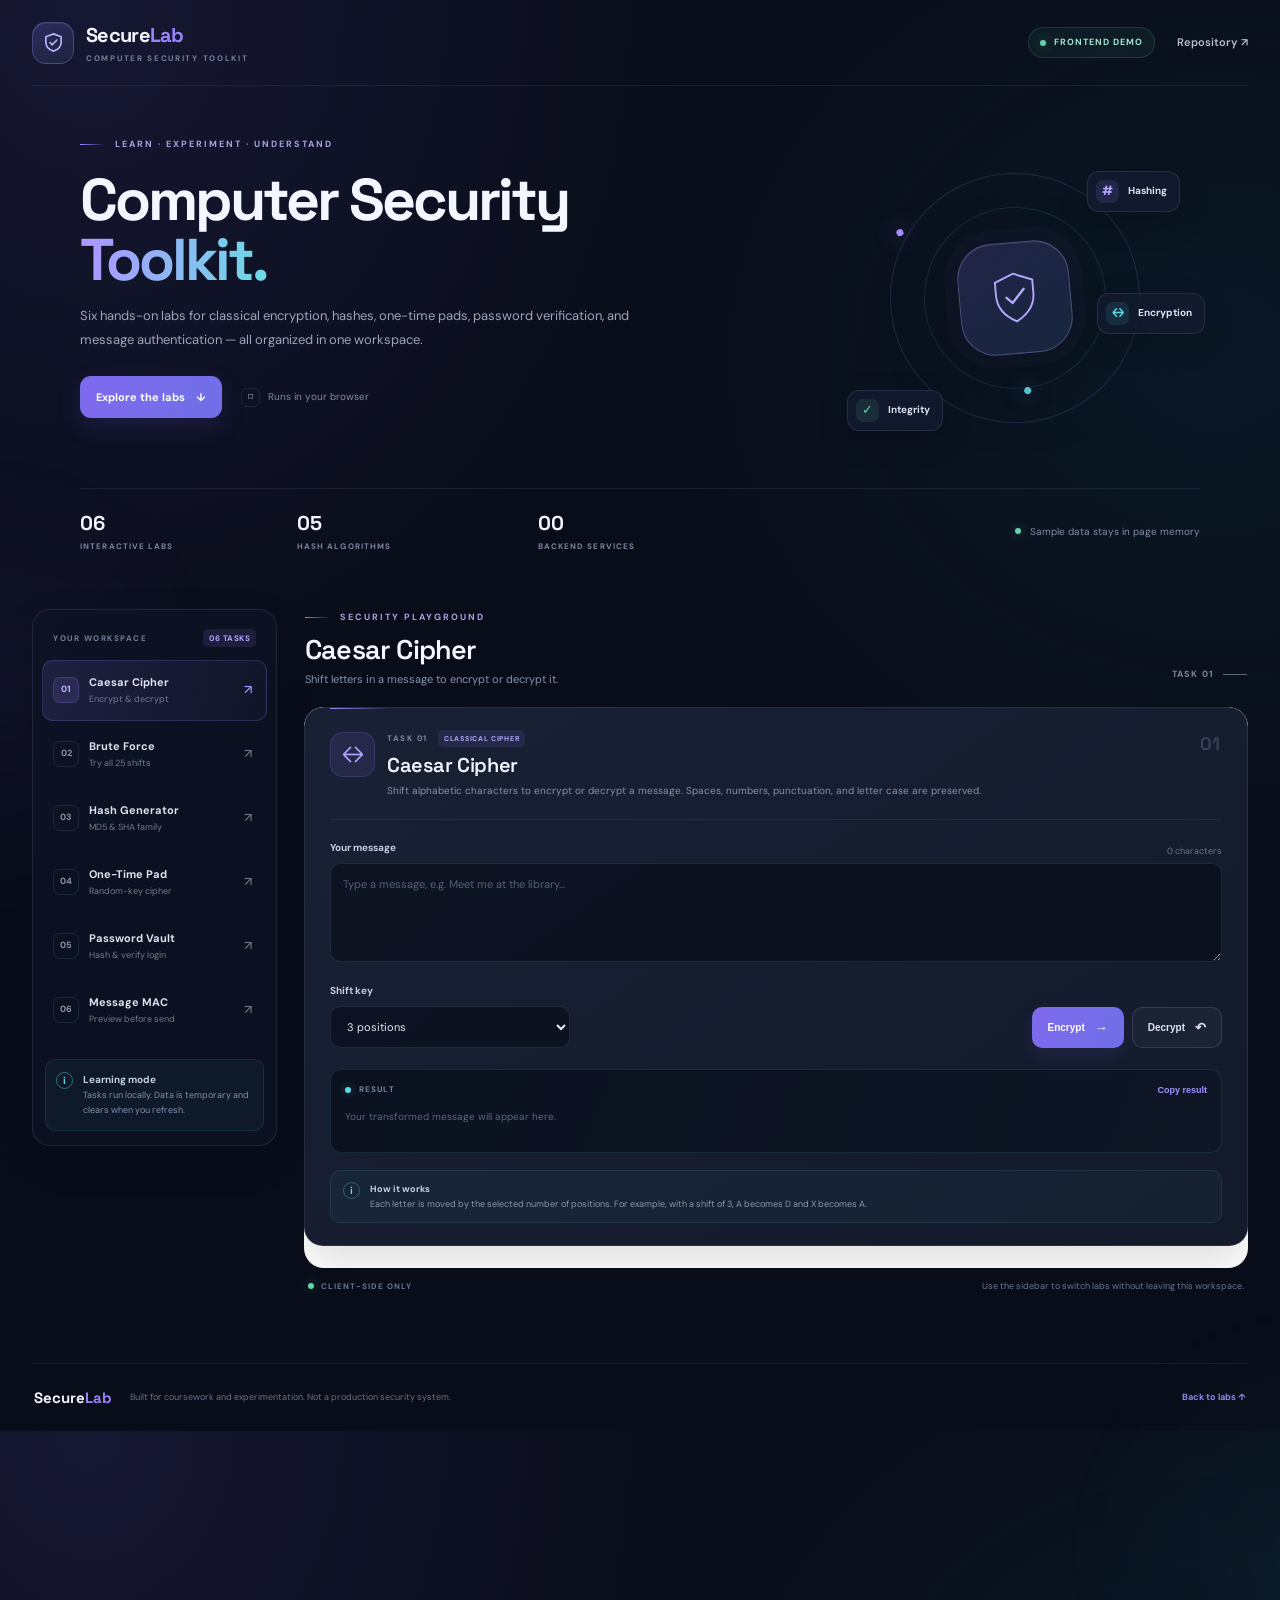
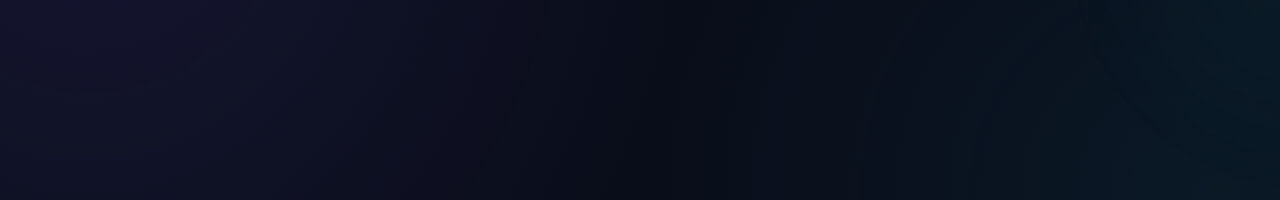
<file: index.html>
<!doctype html>
<html lang="en">
<head>
  <meta charset="utf-8">
  <meta name="viewport" content="width=device-width, initial-scale=1">
  <meta name="theme-color" content="#090d19">
  <meta name="description" content="Six interactive Computer Security labs in one workspace.">
  <title>SecureLab — Computer Security Toolkit</title>
  <link rel="stylesheet" href="style.css">
  <script>window.SecurityStore = window.SecurityStore || { otpKeys: Object.create(null), users: Object.create(null), outbox: [] };</script>
  <script src="app.js" defer></script>
</head>
<body>
  <div class="background-glow glow-a"></div><div class="background-glow glow-b"></div>
  <header class="topbar">
    <a class="brand" href="#" aria-label="SecureLab home">
      <span class="brand-mark"><svg viewBox="0 0 24 24" fill="none"><path d="M12 3 20 6v5.7c0 4.5-3.1 7.7-8 9.3-4.9-1.6-8-4.8-8-9.3V6l8-3Z" stroke="currentColor" stroke-width="1.7"/><path d="m8.5 12.2 2.2 2.2 4.8-5" stroke="currentColor" stroke-width="1.7" stroke-linecap="round" stroke-linejoin="round"/></svg></span>
      <span class="brand-text"><strong>Secure<span>Lab</span></strong><small>COMPUTER SECURITY TOOLKIT</small></span>
    </a>
    <div class="topbar-right"><span class="demo-pill"><i></i> FRONTEND DEMO</span><a href="https://github.com/Abdelsatttar/SECURITY-TASKS" target="_blank" rel="noreferrer">Repository ↗</a></div>
  </header>

  <main class="page">
    <section class="hero">
      <div class="hero-copy">
        <div class="eyebrow"><span></span> LEARN · EXPERIMENT · UNDERSTAND</div>
        <h1>Computer Security<br><em>Toolkit.</em></h1>
        <p>Six hands-on labs for classical encryption, hashes, one-time pads, password verification, and message authentication — all organized in one workspace.</p>
        <div class="hero-actions"><a href="#labs" class="primary-button" id="exploreBtn">Explore the labs <b>↓</b></a><span class="run-note"><span class="tiny-lock">⌑</span> Runs in your browser</span></div>
      </div>
      <div class="hero-art" aria-hidden="true">
        <div class="orbit orbit-one"></div><div class="orbit orbit-two"></div>
        <div class="core-shield"><svg viewBox="0 0 64 64" fill="none"><path d="M32 6 52 14v14c0 13.5-8.5 23-20 29C20.5 51 12 41.5 12 28V14L32 6Z" stroke="currentColor" stroke-width="2"/><path d="m23 31 6 6 13-14" stroke="currentColor" stroke-width="2.5" stroke-linecap="round" stroke-linejoin="round"/></svg></div>
        <span class="float-chip chip-a"><b class="chip-symbol purple">#</b> Hashing</span><span class="float-chip chip-b"><b class="chip-symbol cyan">↔</b> Encryption</span><span class="float-chip chip-c"><b class="chip-symbol green">✓</b> Integrity</span>
      </div>
      <div class="stats">
        <div><strong>06</strong><span>INTERACTIVE LABS</span></div><div><strong>05</strong><span>HASH ALGORITHMS</span></div><div><strong>00</strong><span>BACKEND SERVICES</span></div><div class="stats-note"><i></i> Sample data stays in page memory</div>
      </div>
    </section>

    <section class="workspace" id="labs">
      <aside class="sidebar">
        <div class="side-heading">YOUR WORKSPACE <span>06 TASKS</span></div>
        <button class="nav-item active" type="button" data-task="1"><span class="nav-no">01</span><span><strong>Caesar Cipher</strong><small>Encrypt & decrypt</small></span><b>↗</b></button>
        <button class="nav-item" type="button" data-task="2"><span class="nav-no">02</span><span><strong>Brute Force</strong><small>Try all 25 shifts</small></span><b>↗</b></button>
        <button class="nav-item" type="button" data-task="3"><span class="nav-no">03</span><span><strong>Hash Generator</strong><small>MD5 & SHA family</small></span><b>↗</b></button>
        <button class="nav-item" type="button" data-task="4"><span class="nav-no">04</span><span><strong>One-Time Pad</strong><small>Random-key cipher</small></span><b>↗</b></button>
        <button class="nav-item" type="button" data-task="5"><span class="nav-no">05</span><span><strong>Password Vault</strong><small>Hash & verify login</small></span><b>↗</b></button>
        <button class="nav-item" type="button" data-task="6"><span class="nav-no">06</span><span><strong>Message MAC</strong><small>Preview before send</small></span><b>↗</b></button>
        <div class="sidebar-note"><span>i</span><p><strong>Learning mode</strong><br>Tasks run locally. Data is temporary and clears when you refresh.</p></div>
      </aside>

      <section class="content-panel">
        <div class="content-heading"><div><div class="eyebrow"><span></span> SECURITY PLAYGROUND</div><h2 id="currentTitle">Caesar Cipher</h2><p id="currentDescription">Shift letters in a message to encrypt or decrypt it.</p></div><span class="task-counter" id="taskCounter">TASK 01 <i></i></span></div>
        <div class="frame-wrap" id="frameWrap"><iframe id="taskFrame" title="Selected Computer Security task" src="task-1.html" loading="eager"></iframe></div>
        <div class="content-bottom"><span><i></i> CLIENT-SIDE ONLY</span><span>Use the sidebar to switch labs without leaving this workspace.</span></div>
      </section>
    </section>

    <footer class="footer"><a class="footer-brand" href="#">Secure<span>Lab</span></a><p>Built for coursework and experimentation. Not a production security system.</p><a href="#labs">Back to labs ↑</a></footer>
  </main>
  <div id="toast" class="toast" role="status" aria-live="polite"></div>
</body>
</html>
</file>
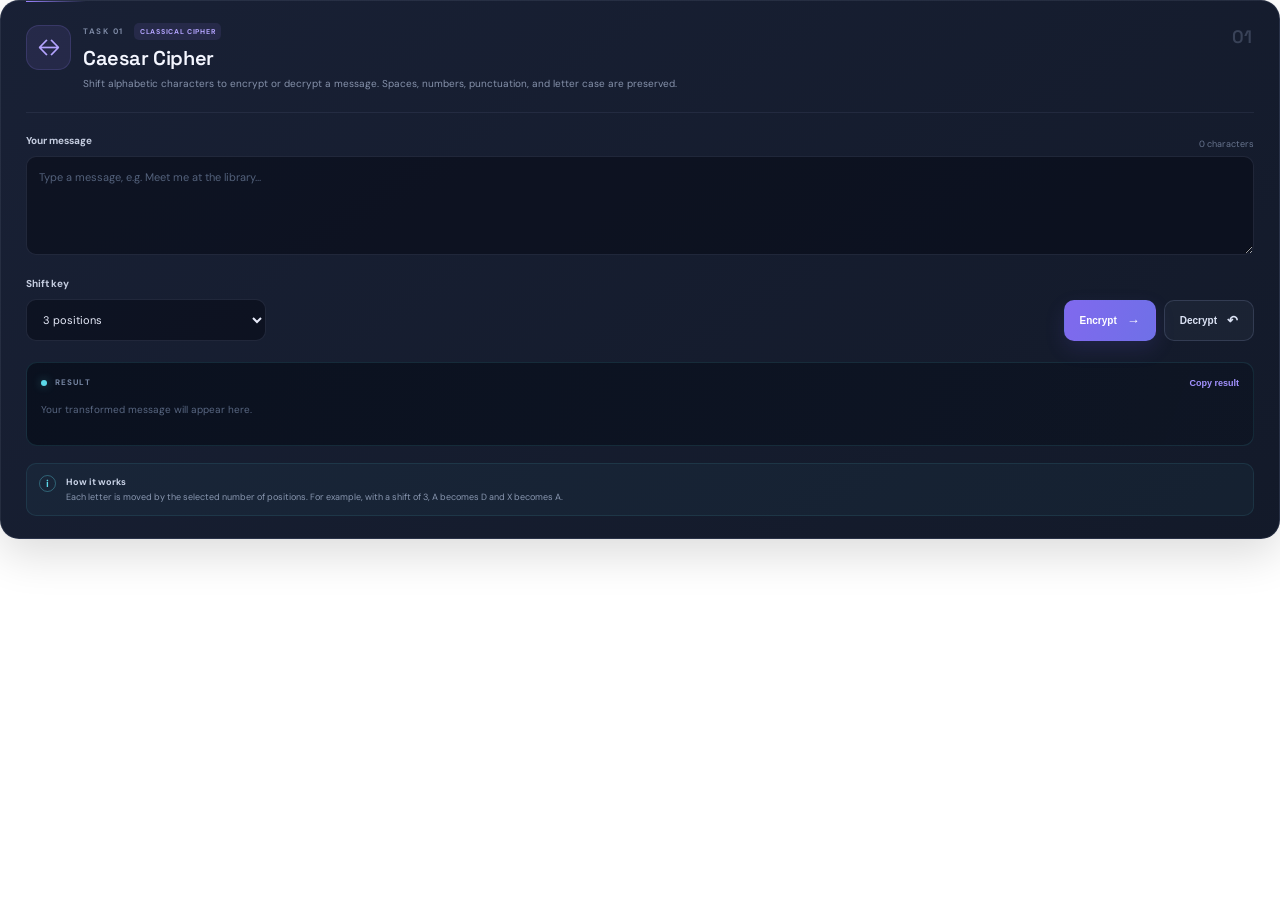
<file: task-1.html>
<!doctype html>
<html lang="en"><head><meta charset="utf-8"><meta name="viewport" content="width=device-width,initial-scale=1"><title>Task 01 — Caesar Cipher</title><link rel="stylesheet" href="task-1.css"><script src="task-1.js" defer></script></head>
<body><main class="lab">
  <header class="lab-head"><div class="lab-icon purple">↔</div><div><div class="kicker">TASK 01 <span>CLASSICAL CIPHER</span></div><h1>Caesar Cipher</h1><p>Shift alphabetic characters to encrypt or decrypt a message. Spaces, numbers, punctuation, and letter case are preserved.</p></div><div class="head-no">01</div></header>
  <div class="field"><div class="label-line"><label for="caesarInput">Your message</label><span class="hint" id="charCount">0 characters</span></div><textarea id="caesarInput" rows="4" placeholder="Type a message, e.g. Meet me at the library..." spellcheck="false"></textarea></div>
  <div class="controls"><div class="field shift"><label for="caesarShift">Shift key</label><select id="caesarShift"><option value="1">1 position</option><option value="2">2 positions</option><option value="3" selected>3 positions</option><option value="4">4 positions</option><option value="5">5 positions</option><option value="6">6 positions</option><option value="7">7 positions</option><option value="8">8 positions</option><option value="9">9 positions</option><option value="10">10 positions</option><option value="11">11 positions</option><option value="12">12 positions</option><option value="13">13 positions</option><option value="14">14 positions</option><option value="15">15 positions</option><option value="16">16 positions</option><option value="17">17 positions</option><option value="18">18 positions</option><option value="19">19 positions</option><option value="20">20 positions</option><option value="21">21 positions</option><option value="22">22 positions</option><option value="23">23 positions</option><option value="24">24 positions</option><option value="25">25 positions</option></select></div><div class="button-row"><button class="btn primary" id="encryptBtn" type="button">Encrypt <b>→</b></button><button class="btn secondary" id="decryptBtn" type="button">Decrypt <b>↶</b></button></div></div>
  <section class="result"><div class="result-title"><span class="dot"></span> RESULT <button class="copy" id="copyBtn" type="button">Copy result</button></div><output id="caesarOutput" class="output placeholder">Your transformed message will appear here.</output></section>
  <p class="feedback" id="feedback" aria-live="polite"></p>
  <div class="info-note"><span>i</span><p><strong>How it works</strong><br>Each letter is moved by the selected number of positions. For example, with a shift of 3, A becomes D and X becomes A.</p></div>
</main></body></html>
</file>
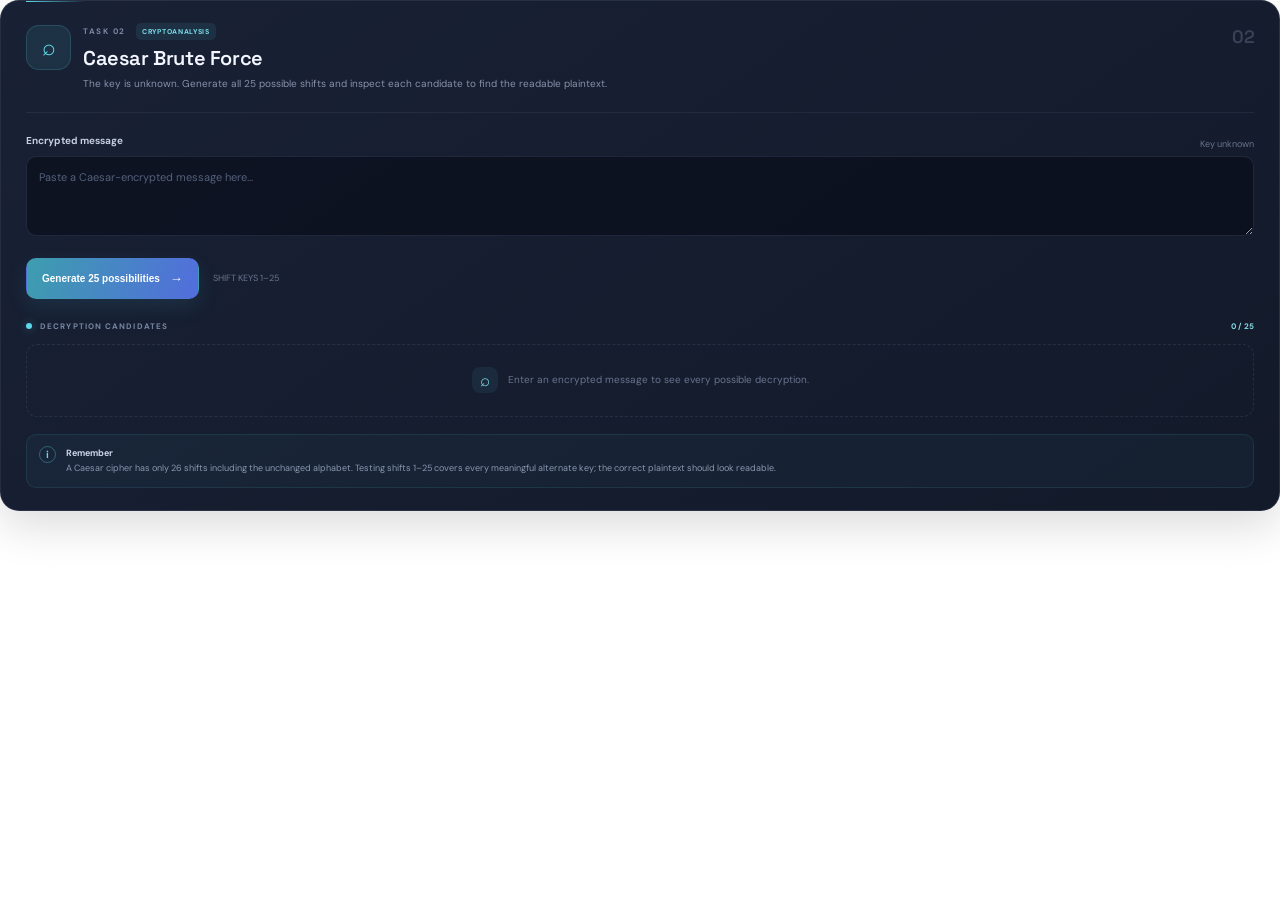
<file: task-2.html>
<!doctype html>
<html lang="en"><head><meta charset="utf-8"><meta name="viewport" content="width=device-width,initial-scale=1"><title>Task 02 — Caesar Brute Force</title><link rel="stylesheet" href="task-2.css"><script src="task-2.js" defer></script></head>
<body><main class="lab">
  <header class="lab-head"><div class="lab-icon cyan">⌕</div><div><div class="kicker">TASK 02 <span>CRYPTOANALYSIS</span></div><h1>Caesar Brute Force</h1><p>The key is unknown. Generate all 25 possible shifts and inspect each candidate to find the readable plaintext.</p></div><div class="head-no">02</div></header>
  <div class="field"><div class="label-line"><label for="bruteInput">Encrypted message</label><span class="hint">Key unknown</span></div><textarea id="bruteInput" rows="3" placeholder="Paste a Caesar-encrypted message here..." spellcheck="false"></textarea></div>
  <div class="actions"><button class="btn primary" id="runBtn" type="button">Generate 25 possibilities <b>→</b></button><span class="hint">SHIFT KEYS 1–25</span></div>
  <div class="result-heading"><span class="dot"></span> DECRYPTION CANDIDATES <span class="result-count" id="resultCount">0 / 25</span></div>
  <div class="empty" id="empty"><span class="empty-icon">⌕</span><span>Enter an encrypted message to see every possible decryption.</span></div>
  <div id="results" class="candidate-grid" aria-live="polite"></div>
  <p class="feedback" id="feedback" aria-live="polite"></p>
  <div class="info-note"><span>i</span><p><strong>Remember</strong><br>A Caesar cipher has only 26 shifts including the unchanged alphabet. Testing shifts 1–25 covers every meaningful alternate key; the correct plaintext should look readable.</p></div>
</main></body></html>
</file>
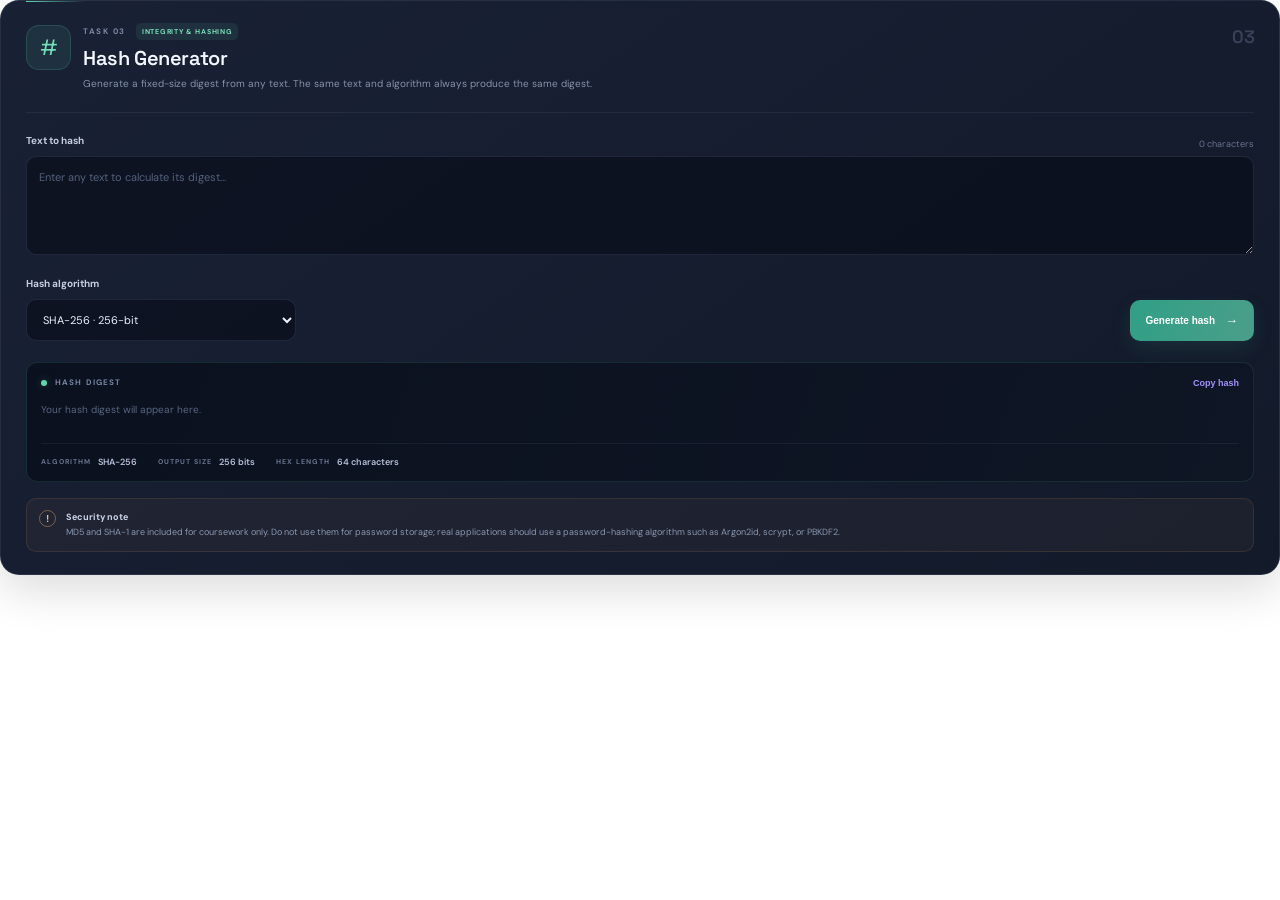
<file: task-3.html>
<!doctype html>
<html lang="en"><head><meta charset="utf-8"><meta name="viewport" content="width=device-width,initial-scale=1"><title>Task 03 — Hash Generator</title><link rel="stylesheet" href="task-3.css"><script src="task-3.js" defer></script></head>
<body><main class="lab">
  <header class="lab-head"><div class="lab-icon green">#</div><div><div class="kicker">TASK 03 <span>INTEGRITY & HASHING</span></div><h1>Hash Generator</h1><p>Generate a fixed-size digest from any text. The same text and algorithm always produce the same digest.</p></div><div class="head-no">03</div></header>
  <div class="field"><div class="label-line"><label for="hashInput">Text to hash</label><span class="hint" id="charCount">0 characters</span></div><textarea id="hashInput" rows="4" placeholder="Enter any text to calculate its digest..." spellcheck="false"></textarea></div>
  <div class="controls"><div class="field algorithm"><label for="hashMethod">Hash algorithm</label><select id="hashMethod"><option value="MD5">MD5 · 128-bit</option><option value="SHA-1">SHA-1 · 160-bit</option><option value="SHA-256" selected>SHA-256 · 256-bit</option><option value="SHA-384">SHA-384 · 384-bit</option><option value="SHA-512">SHA-512 · 512-bit</option></select></div><button class="btn primary" id="generateBtn" type="button">Generate hash <b>→</b></button></div>
  <section class="result"><div class="result-title"><span class="dot"></span> HASH DIGEST <button class="copy" id="copyBtn" type="button">Copy hash</button></div><output id="hashOutput" class="output placeholder">Your hash digest will appear here.</output><div class="meta"><span>ALGORITHM <strong id="metaAlgorithm">SHA-256</strong></span><span>OUTPUT SIZE <strong id="metaBits">256 bits</strong></span><span>HEX LENGTH <strong id="metaLength">64 characters</strong></span></div></section>
  <p class="feedback" id="feedback" aria-live="polite"></p>
  <div class="info-note warning"><span>!</span><p><strong>Security note</strong><br>MD5 and SHA-1 are included for coursework only. Do not use them for password storage; real applications should use a password-hashing algorithm such as Argon2id, scrypt, or PBKDF2.</p></div>
</main></body></html>
</file>
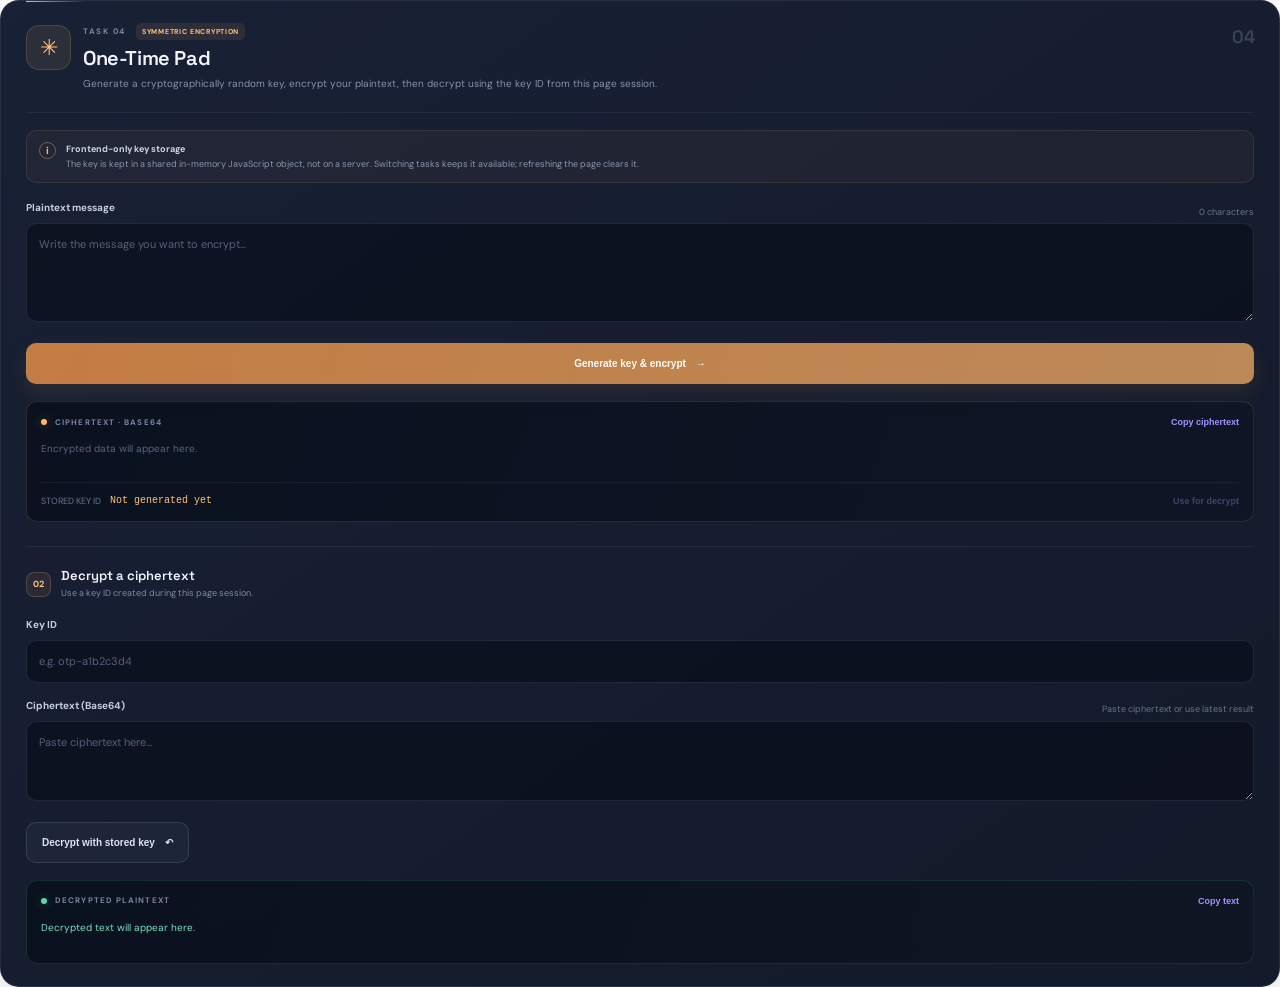
<file: task-4.html>
<!doctype html>
<html lang="en"><head><meta charset="utf-8"><meta name="viewport" content="width=device-width,initial-scale=1"><title>Task 04 — One-Time Pad</title><link rel="stylesheet" href="task-4.css"><script src="task-4.js" defer></script></head>
<body><main class="lab">
  <header class="lab-head"><div class="lab-icon orange">✳</div><div><div class="kicker">TASK 04 <span>SYMMETRIC ENCRYPTION</span></div><h1>One-Time Pad</h1><p>Generate a cryptographically random key, encrypt your plaintext, then decrypt using the key ID from this page session.</p></div><div class="head-no">04</div></header>
  <div class="notice"><span>i</span><p><strong>Frontend-only key storage</strong><br>The key is kept in a shared in-memory JavaScript object, not on a server. Switching tasks keeps it available; refreshing the page clears it.</p></div>
  <div class="field"><div class="label-line"><label for="plainInput">Plaintext message</label><span class="hint" id="charCount">0 characters</span></div><textarea id="plainInput" rows="4" placeholder="Write the message you want to encrypt..." spellcheck="false"></textarea></div>
  <button class="btn primary full" id="encryptBtn" type="button">Generate key &amp; encrypt <b>→</b></button>
  <section class="result"><div class="result-title"><span class="dot orange-dot"></span> CIPHERTEXT · BASE64 <button class="copy" data-copy="cipherOutput" type="button">Copy ciphertext</button></div><output id="cipherOutput" class="output placeholder">Encrypted data will appear here.</output><div class="key-row"><span class="hint">STORED KEY ID</span><code id="keyId">Not generated yet</code><button id="useLatestBtn" type="button" class="copy" disabled>Use for decrypt</button></div></section>
  <p class="feedback" id="feedback" aria-live="polite"></p>
  <div class="divider"></div>
  <div class="subheading"><span>02</span><div><h2>Decrypt a ciphertext</h2><p>Use a key ID created during this page session.</p></div></div>
  <div class="field"><label for="decryptKeyId">Key ID</label><input id="decryptKeyId" placeholder="e.g. otp-a1b2c3d4" autocomplete="off"></div>
  <div class="field"><div class="label-line"><label for="cipherInput">Ciphertext (Base64)</label><span class="hint">Paste ciphertext or use latest result</span></div><textarea id="cipherInput" rows="3" placeholder="Paste ciphertext here..."></textarea></div>
  <button class="btn secondary" id="decryptBtn" type="button">Decrypt with stored key <b>↶</b></button>
  <section class="result result-plain"><div class="result-title"><span class="dot green-dot"></span> DECRYPTED PLAINTEXT <button class="copy" data-copy="plainOutput" type="button">Copy text</button></div><output id="plainOutput" class="output placeholder">Decrypted text will appear here.</output></section>
</main></body></html>
</file>
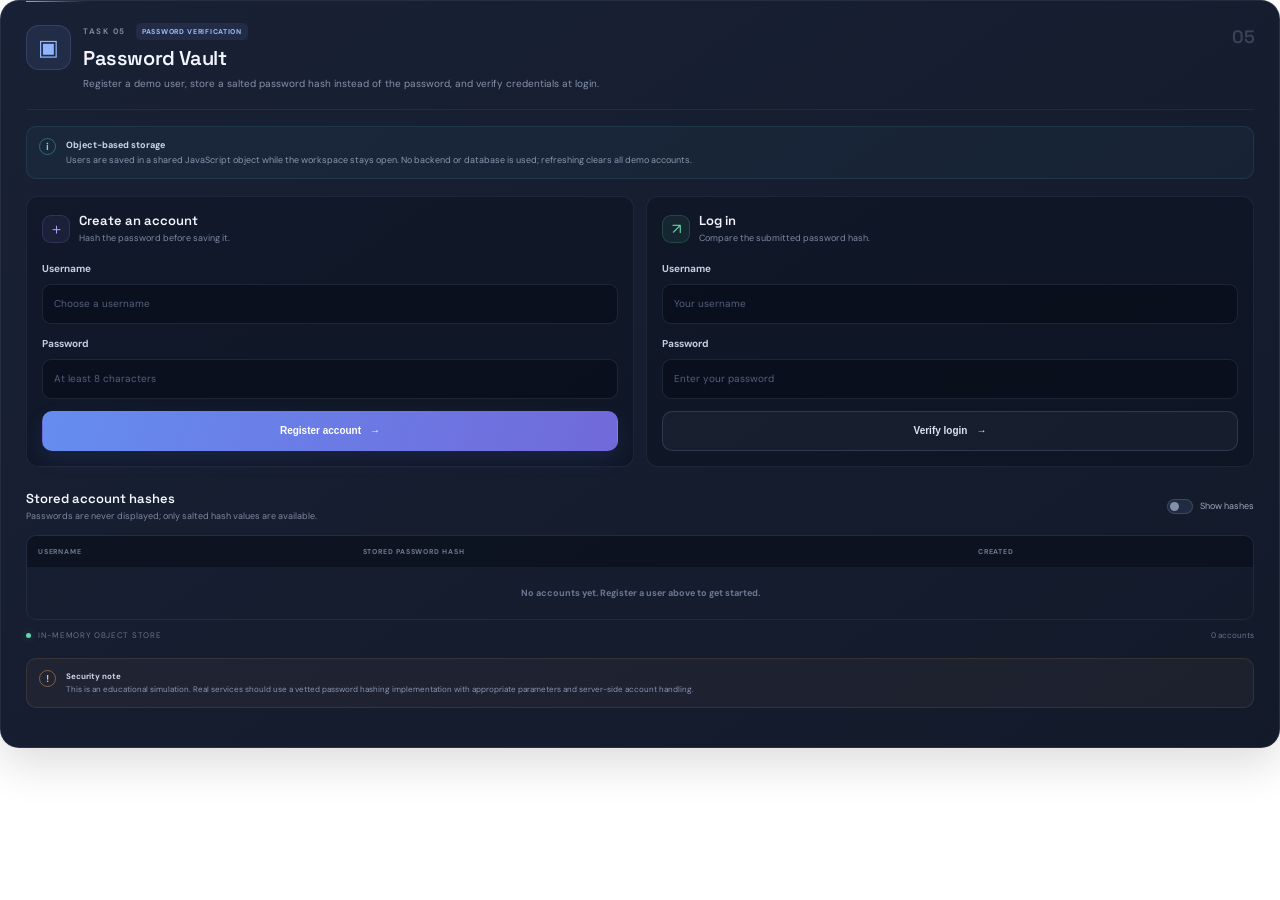
<file: task-5.html>
<!doctype html>
<html lang="en"><head><meta charset="utf-8"><meta name="viewport" content="width=device-width,initial-scale=1"><title>Task 05 — Password Vault</title><link rel="stylesheet" href="task-5.css"><script src="task-5.js" defer></script></head>
<body><main class="lab">
  <header class="lab-head"><div class="lab-icon blue">▣</div><div><div class="kicker">TASK 05 <span>PASSWORD VERIFICATION</span></div><h1>Password Vault</h1><p>Register a demo user, store a salted password hash instead of the password, and verify credentials at login.</p></div><div class="head-no">05</div></header>
  <div class="notice"><span>i</span><p><strong>Object-based storage</strong><br>Users are saved in a shared JavaScript object while the workspace stays open. No backend or database is used; refreshing clears all demo accounts.</p></div>
  <div class="auth-grid">
    <form class="inner-panel" id="signupForm"><div class="panel-head"><span class="mini-icon">＋</span><div><h2>Create an account</h2><p>Hash the password before saving it.</p></div></div><div class="field"><label for="signupUsername">Username</label><input id="signupUsername" autocomplete="username" placeholder="Choose a username" required maxlength="40"></div><div class="field"><label for="signupPassword">Password</label><input id="signupPassword" type="password" autocomplete="new-password" placeholder="At least 8 characters" minlength="8" required></div><button class="btn primary full" type="submit">Register account <b>→</b></button><p id="signupFeedback" class="feedback" aria-live="polite"></p></form>
    <form class="inner-panel" id="loginForm"><div class="panel-head"><span class="mini-icon mint">↗</span><div><h2>Log in</h2><p>Compare the submitted password hash.</p></div></div><div class="field"><label for="loginUsername">Username</label><input id="loginUsername" autocomplete="username" placeholder="Your username" required maxlength="40"></div><div class="field"><label for="loginPassword">Password</label><input id="loginPassword" type="password" autocomplete="current-password" placeholder="Enter your password" required></div><button class="btn secondary full" type="submit">Verify login <b>→</b></button><p id="loginFeedback" class="feedback" aria-live="polite"></p></form>
  </div>
  <div class="records-head"><div><h2>Stored account hashes</h2><p>Passwords are never displayed; only salted hash values are available.</p></div><label class="toggle"><input id="revealHashes" type="checkbox"><span class="toggle-ui"></span><span>Show hashes</span></label></div>
  <div class="table-wrap"><table><thead><tr><th>USERNAME</th><th>STORED PASSWORD HASH</th><th>CREATED</th></tr></thead><tbody id="userRows"><tr class="empty-row"><td colspan="3">No accounts yet. Register a user above to get started.</td></tr></tbody></table></div>
  <div class="table-footer"><span><i></i> IN-MEMORY OBJECT STORE</span><span id="userCount">0 accounts</span></div>
  <div class="notice warning"><span>!</span><p><strong>Security note</strong><br>This is an educational simulation. Real services should use a vetted password hashing implementation with appropriate parameters and server-side account handling.</p></div>
</main></body></html>
</file>
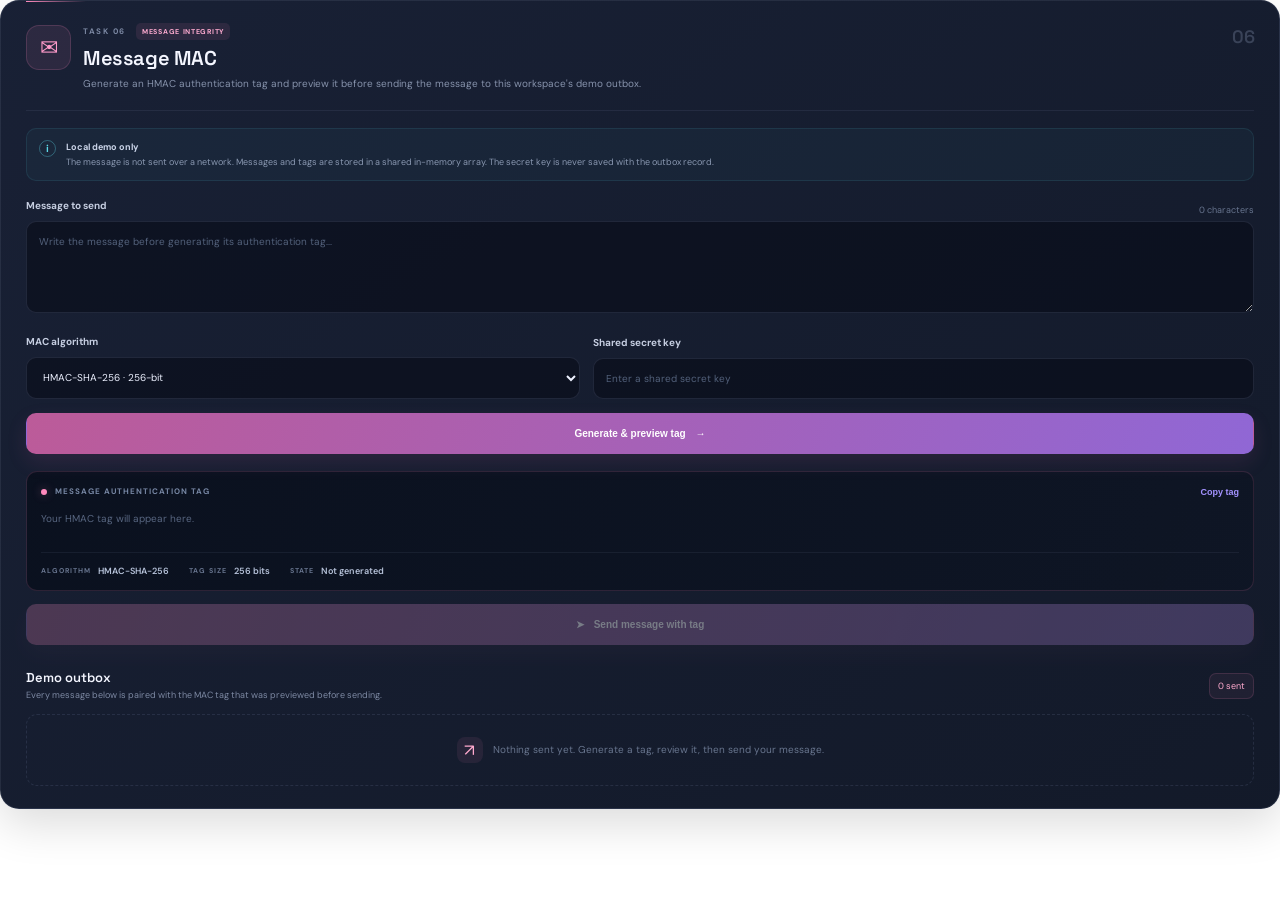
<file: task-6.html>
<!doctype html>
<html lang="en"><head><meta charset="utf-8"><meta name="viewport" content="width=device-width,initial-scale=1"><title>Task 06 — Message MAC</title><link rel="stylesheet" href="task-6.css"><script src="task-6.js" defer></script></head>
<body><main class="lab">
  <header class="lab-head"><div class="lab-icon pink">✉</div><div><div class="kicker">TASK 06 <span>MESSAGE INTEGRITY</span></div><h1>Message MAC</h1><p>Generate an HMAC authentication tag and preview it before sending the message to this workspace's demo outbox.</p></div><div class="head-no">06</div></header>
  <div class="notice"><span>i</span><p><strong>Local demo only</strong><br>The message is not sent over a network. Messages and tags are stored in a shared in-memory array. The secret key is never saved with the outbox record.</p></div>
  <div class="field"><div class="label-line"><label for="messageInput">Message to send</label><span class="hint" id="charCount">0 characters</span></div><textarea id="messageInput" rows="4" placeholder="Write the message before generating its authentication tag..." spellcheck="false"></textarea></div>
  <div class="controls"><div class="field algorithm"><label for="macAlgorithm">MAC algorithm</label><select id="macAlgorithm"><option value="SHA-256" selected>HMAC-SHA-256 · 256-bit</option><option value="SHA-512">HMAC-SHA-512 · 512-bit</option></select></div><div class="field secret"><label for="secretInput">Shared secret key</label><input id="secretInput" type="password" autocomplete="off" placeholder="Enter a shared secret key"></div></div>
  <button class="btn primary full" id="previewBtn" type="button">Generate &amp; preview tag <b>→</b></button>
  <section class="result"><div class="result-title"><span class="dot"></span> MESSAGE AUTHENTICATION TAG <button class="copy" id="copyBtn" type="button">Copy tag</button></div><output id="tagOutput" class="output placeholder">Your HMAC tag will appear here.</output><div class="meta"><span>ALGORITHM <strong id="metaAlgorithm">HMAC-SHA-256</strong></span><span>TAG SIZE <strong id="metaBits">256 bits</strong></span><span>STATE <strong id="metaState">Not generated</strong></span></div></section>
  <p class="feedback" id="feedback" aria-live="polite"></p>
  <button class="btn send full" id="sendBtn" type="button" disabled><b>➤</b> Send message with tag</button>
  <div class="outbox-head"><div><h2>Demo outbox</h2><p>Every message below is paired with the MAC tag that was previewed before sending.</p></div><span class="outbox-count" id="outboxCount">0 sent</span></div>
  <div class="outbox" id="outbox"><div class="empty"><span>↗</span><p>Nothing sent yet. Generate a tag, review it, then send your message.</p></div></div>
</main></body></html>
</file>
<file: style.css>
@import url('https://fonts.googleapis.com/css2?family=DM+Sans:wght@400;500;600;700&family=Space+Grotesk:wght@400;500;600;700&display=swap');
:root{color-scheme:dark;--bg:#090d19;--panel:#11182a;--line:rgba(160,177,218,.13);--text:#f4f6ff;--muted:#97a3bb;--purple:#9a83ff;--cyan:#5cd8e8;--green:#60d6ad}
*{box-sizing:border-box}html{scroll-behavior:smooth;scroll-padding-top:18px}body{margin:0;min-height:100vh;background:radial-gradient(ellipse at 7% 0%,rgba(83,67,164,.18),transparent 38rem),radial-gradient(ellipse at 95% 25%,rgba(25,125,147,.1),transparent 35rem),var(--bg);color:var(--text);font-family:'DM Sans',Inter,system-ui,sans-serif;line-height:1.55;overflow-x:hidden;position:relative}a{color:inherit;text-decoration:none}button{font:inherit}.background-glow{position:absolute;z-index:-1;pointer-events:none;border-radius:50%;filter:blur(2px)}.glow-a{width:480px;height:480px;top:450px;left:-250px;background:radial-gradient(circle,rgba(116,81,213,.07),transparent 70%)}.glow-b{width:500px;height:500px;top:1300px;right:-280px;background:radial-gradient(circle,rgba(47,184,192,.055),transparent 70%)}
.topbar{width:min(1440px,calc(100% - 64px));height:86px;margin:auto;display:flex;align-items:center;justify-content:space-between;border-bottom:1px solid rgba(176,189,224,.09)}.brand{display:flex;align-items:center;gap:12px}.brand-mark{width:42px;height:42px;display:grid;place-items:center;border:1px solid rgba(173,153,255,.28);border-radius:14px;background:linear-gradient(145deg,rgba(142,115,255,.22),rgba(92,216,232,.07));color:#c0b3ff;box-shadow:inset 0 1px 0 rgba(255,255,255,.07)}.brand-mark svg{width:23px;height:23px}.brand-text{display:flex;flex-direction:column;line-height:1.25}.brand-text strong{font:700 20px 'Space Grotesk',sans-serif;letter-spacing:-.7px}.brand-text strong span,.footer-brand span{color:var(--purple)}.brand-text small{margin-top:5px;font-size:8px;letter-spacing:1.7px;font-weight:700;color:#74809b}.topbar-right{display:flex;align-items:center;gap:22px}.topbar-right>a{color:#b5bfd3;font-size:11px;font-weight:600}.topbar-right>a:hover{color:white}.demo-pill{display:inline-flex;align-items:center;gap:8px;padding:8px 11px;border:1px solid rgba(96,214,173,.17);border-radius:999px;background:rgba(96,214,173,.055);font-size:9px;letter-spacing:1px;color:#a4e4ce;font-weight:700;white-space:nowrap}.demo-pill i,.stats-note i,.content-bottom i{width:6px;height:6px;display:inline-block;border-radius:50%;background:var(--green);box-shadow:0 0 12px rgba(96,214,173,.45)}
.page{width:min(1440px,calc(100% - 64px));margin:auto}.hero{min-height:400px;padding:52px 48px 0;display:grid;grid-template-columns:minmax(0,1fr) 370px;gap:30px;align-items:center}.hero-copy{padding-bottom:40px}.eyebrow{display:flex;align-items:center;gap:10px;color:#a8a4df;letter-spacing:2px;font-weight:700;font-size:9px}.eyebrow>span{height:1px;width:25px;background:linear-gradient(90deg,var(--purple),transparent)}h1{margin:18px 0 14px;font:700 clamp(42px,4.6vw,65px)/1.02 'Space Grotesk',sans-serif;letter-spacing:-3px}h1 em{font-style:normal;color:transparent;background:linear-gradient(90deg,#aa98ff 5%,#6fd8e6 96%);background-clip:text;-webkit-background-clip:text}.hero-copy>p{max-width:580px;margin:0 0 24px;color:#9aa6bd;font-size:13px;line-height:1.85}.hero-actions{display:flex;align-items:center;gap:19px;flex-wrap:wrap}.primary-button{display:inline-flex;align-items:center;justify-content:center;gap:11px;min-height:42px;padding:10px 15px;border:1px solid transparent;border-radius:11px;color:white;background:linear-gradient(110deg,#8069ee,#6f70e7);box-shadow:0 8px 25px rgba(105,85,219,.18);font-size:11px;font-weight:700;transition:transform .2s,box-shadow .2s}.primary-button:hover{transform:translateY(-2px);box-shadow:0 11px 30px rgba(105,85,219,.3)}.run-note{display:flex;align-items:center;gap:8px;color:#7f8aa3;font-size:10px}.tiny-lock{width:19px;height:19px;display:grid;place-items:center;border:1px solid var(--line);border-radius:6px;color:#9ca7c3}
.hero-art{height:285px;position:relative;display:grid;place-items:center}.orbit{position:absolute;border:1px solid rgba(156,145,241,.17);border-radius:50%;transform:rotate(-24deg)}.orbit-one{width:250px;height:250px}.orbit-two{width:182px;height:182px;border-color:rgba(91,211,225,.13);transform:rotate(35deg)}.orbit-one:before,.orbit-two:after{content:"";position:absolute;width:7px;height:7px;border-radius:50%;background:#a48bff;box-shadow:0 0 20px rgba(164,139,255,.7)}.orbit-one:before{left:42px;top:14px}.orbit-two:after{right:23px;bottom:18px;background:#5cd8e8}.core-shield{width:112px;height:112px;display:grid;place-items:center;border-radius:35px;border:1px solid rgba(185,172,255,.31);background:linear-gradient(145deg,rgba(112,93,204,.24),rgba(31,48,78,.62));color:#b7a8ff;box-shadow:0 0 0 13px rgba(132,110,230,.035),0 25px 75px rgba(0,0,0,.32),inset 0 1px 0 rgba(255,255,255,.08);transform:rotate(-5deg)}.core-shield svg{width:60px;height:60px}.float-chip{position:absolute;display:inline-flex;align-items:center;gap:9px;padding:8px 12px 8px 8px;background:rgba(18,26,46,.9);border:1px solid rgba(166,178,219,.14);box-shadow:0 10px 30px rgba(0,0,0,.19);border-radius:12px;font-size:10px;font-weight:700;color:#dce2f6}.chip-a{top:15px;right:20px}.chip-b{right:-5px;top:137px}.chip-c{left:17px;bottom:10px}.chip-symbol{width:23px;height:23px;display:grid;place-items:center;border-radius:7px;font-size:13px;font-style:normal}.chip-symbol.purple{color:#b4a4ff;background:rgba(154,131,255,.13)}.chip-symbol.cyan{color:var(--cyan);background:rgba(92,216,232,.11)}.chip-symbol.green{color:var(--green);background:rgba(96,214,173,.11)}
.stats{grid-column:1/-1;display:grid;grid-template-columns:.8fr .9fr .85fr 1.8fr;align-items:center;gap:24px;padding:21px 0 22px;border-top:1px solid rgba(176,189,224,.1)}.stats>div:not(.stats-note){display:flex;flex-direction:column;gap:4px}.stats strong{font:700 20px 'Space Grotesk',sans-serif}.stats>div>span{font-size:8px;color:#7b87a0;letter-spacing:1.1px;font-weight:700}.stats-note{display:flex;align-items:center;justify-self:end;gap:9px;color:#7f8ca6;font-size:10px}
.workspace{display:grid;grid-template-columns:245px minmax(0,1fr);gap:27px;align-items:start;padding-top:34px;padding-bottom:58px}.sidebar{position:sticky;top:20px;padding:15px 9px 12px;border:1px solid var(--line);border-radius:18px;background:rgba(14,20,36,.78);box-shadow:0 15px 45px rgba(0,0,0,.08)}.side-heading{display:flex;justify-content:space-between;align-items:center;padding:4px 11px 13px;color:#737f99;font-size:8px;font-weight:700;letter-spacing:1.5px}.side-heading span{padding:3px 6px;border-radius:5px;color:#b3a7ff;background:rgba(154,131,255,.12);letter-spacing:.5px}.nav-item{width:100%;min-height:61px;display:grid;grid-template-columns:27px minmax(0,1fr) 12px;align-items:center;gap:9px;padding:8px 10px;border:1px solid transparent;border-radius:11px;background:transparent;text-align:left;cursor:pointer;transition:background .18s,border-color .18s}.nav-item+.nav-item{margin-top:3px}.nav-item:hover{background:rgba(154,131,255,.06);border-color:rgba(154,131,255,.1)}.nav-item.active{background:linear-gradient(100deg,rgba(154,131,255,.13),rgba(154,131,255,.035));border-color:rgba(154,131,255,.2)}.nav-no{width:26px;height:26px;display:grid;place-items:center;border:1px solid rgba(170,182,218,.12);border-radius:7px;color:#8995b0;font-size:9px;font-weight:700}.nav-item.active .nav-no{color:#c6baff;background:rgba(154,131,255,.12);border-color:rgba(154,131,255,.2)}.nav-item strong,.nav-item small{display:block}.nav-item strong{color:#dce2f0;font-size:11px;font-weight:700}.nav-item small{margin-top:2px;color:#6f7b94;font-size:9px}.nav-item>b{color:#69748c;font-size:13px;font-weight:500}.nav-item.active>b{color:#a89aff}.sidebar-note{display:flex;gap:10px;margin:18px 3px 2px;padding:12px 10px;background:rgba(92,216,232,.045);border:1px solid rgba(92,216,232,.11);border-radius:10px}.sidebar-note>span{width:17px;height:17px;border:1px solid rgba(92,216,232,.45);color:var(--cyan);border-radius:50%;display:grid;place-items:center;flex:0 0 auto;font-size:10px;font-weight:700}.sidebar-note p{margin:0;color:#8290a9;font-size:9px;line-height:1.65}.sidebar-note strong{color:#c5d0e4;font-size:10px}
.content-panel{min-width:0}.content-heading{display:flex;justify-content:space-between;align-items:end;gap:15px;margin:2px 1px 18px}.content-heading h2{font:600 27px 'Space Grotesk',sans-serif;letter-spacing:-.8px;margin:8px 0 4px}.content-heading p{color:#8692ab;font-size:11px;margin:0}.task-counter{display:flex;align-items:center;gap:9px;color:#7a86a0;font-size:9px;font-weight:700;letter-spacing:1.15px;padding-bottom:7px;white-space:nowrap}.task-counter i{width:24px;height:1px;background:#59647e}.frame-wrap{overflow:hidden;background:transparent;border-radius:20px;min-width:0}.frame-wrap iframe{display:block;width:100%;height:510px;border:0;overflow:hidden;background:transparent;transition:height .15s ease}.content-bottom{display:flex;justify-content:space-between;align-items:center;gap:14px;padding:12px 4px;color:#69768e;font-size:9px}.content-bottom>span:first-child{display:flex;align-items:center;gap:7px;font-size:8px;letter-spacing:1px;font-weight:700;white-space:nowrap}.content-bottom>span:last-child{text-align:right}.footer{display:flex;align-items:center;gap:18px;padding:24px 2px;border-top:1px solid rgba(176,189,224,.09)}.footer-brand{font:700 15px 'Space Grotesk',sans-serif}.footer p{flex:1;margin:0;color:#65718a;font-size:9px}.footer>a:last-child{color:#9585ec;font-size:9px;font-weight:700;white-space:nowrap}.toast{position:fixed;z-index:20;right:22px;bottom:22px;max-width:min(380px,calc(100vw - 44px));padding:12px 16px;border:1px solid rgba(96,214,173,.24);border-radius:11px;background:rgba(17,28,43,.97);color:#b8f1db;box-shadow:0 12px 40px rgba(0,0,0,.35);font-size:11px;opacity:0;transform:translateY(8px);pointer-events:none;transition:opacity .2s,transform .2s}.toast.show{opacity:1;transform:translateY(0)}
@media(max-width:1050px){.topbar,.page{width:calc(100% - 40px)}.hero{padding-inline:22px;grid-template-columns:minmax(0,1fr) 300px;gap:17px}.hero-art{transform:scale(.85);transform-origin:center right}.workspace{grid-template-columns:210px minmax(0,1fr);gap:18px}.sidebar{padding-inline:6px}.nav-item{grid-template-columns:25px minmax(0,1fr) 8px;gap:7px;padding-inline:8px}}
@media(max-width:800px){.topbar,.page{width:calc(100% - 30px)}.topbar{height:74px}.topbar-right{gap:12px}.topbar-right>a{font-size:0}.topbar-right>a:after{content:"↗";font-size:15px}.hero{min-height:350px;padding:42px 12px 0;grid-template-columns:minmax(0,1fr) 220px;gap:6px}.hero-art{transform:scale(.72);transform-origin:center right;margin-left:-25px}.hero-copy>p{font-size:12px}.stats{grid-template-columns:repeat(3,1fr)}.stats-note{display:none}.workspace{grid-template-columns:1fr;padding-top:23px;gap:19px}.sidebar{position:static;display:grid;grid-template-columns:repeat(3,minmax(0,1fr));gap:5px;padding:9px}.side-heading{grid-column:1/-1;padding:4px 8px 8px}.nav-item{grid-template-columns:24px minmax(0,1fr);min-height:54px;padding:6px;gap:7px}.nav-item>b{display:none}.nav-item strong{font-size:10px}.nav-item small{font-size:8px}.sidebar-note{grid-column:1/-1;margin:7px 1px 0}.sidebar-note p{font-size:10px}.frame-wrap iframe{height:560px}.content-heading h2{font-size:24px}}
@media(max-width:540px){.topbar,.page{width:calc(100% - 22px)}.brand-mark{width:36px;height:36px;border-radius:12px}.brand-text strong{font-size:17px}.brand-text small{font-size:6.5px;letter-spacing:1px}.demo-pill{padding:7px 8px;font-size:7px;letter-spacing:.5px}.hero{display:block;padding:38px 9px 0}.hero-copy{padding-bottom:0}.eyebrow{font-size:8px;letter-spacing:1.35px}h1{font-size:43px;letter-spacing:-2px}.hero-copy>p{font-size:11px}.hero-art{height:190px;width:100%;margin:5px auto -47px;transform:scale(.66);transform-origin:top center}.stats{gap:10px;padding:16px 0}.stats strong{font-size:17px}.stats>div>span{font-size:6.5px;letter-spacing:.4px}.sidebar{grid-template-columns:repeat(2,minmax(0,1fr))}.nav-item strong{font-size:9px}.nav-item small{font-size:7px}.content-heading{align-items:flex-start}.content-heading h2{font-size:22px}.content-heading p{font-size:9px;max-width:250px}.task-counter{font-size:7px;gap:4px}.task-counter i{width:12px}.frame-wrap iframe{height:620px}.content-bottom{font-size:8px;align-items:flex-start}.content-bottom>span:last-child{max-width:58%}.footer{flex-wrap:wrap;gap:10px}.footer p{order:3;flex-basis:100%;line-height:1.7}.footer>a:last-child{margin-left:auto}.toast{right:11px;bottom:11px;max-width:calc(100vw - 22px)}}
@media(prefers-reduced-motion:reduce){*,*:before,*:after{scroll-behavior:auto!important;transition-duration:.01ms!important;animation-duration:.01ms!important}}
</file>
<file: task-1.css>
@import url('https://fonts.googleapis.com/css2?family=DM+Sans:wght@400;500;600;700&family=Space+Grotesk:wght@400;500;600;700&display=swap');
*{box-sizing:border-box}body{margin:0;background:transparent;color:#f4f6ff;font:12px/1.6 'DM Sans',sans-serif}.lab{padding:24px 25px 22px;border:1px solid rgba(160,177,218,.13);border-radius:19px;background:linear-gradient(145deg,rgba(20,28,49,.98),rgba(14,21,37,.98));box-shadow:0 15px 45px rgba(0,0,0,.14);position:relative;overflow:hidden}.lab:before{content:"";position:absolute;top:0;left:25px;width:60px;height:1px;background:linear-gradient(90deg,#9a83ff,transparent)}.lab-head{display:grid;grid-template-columns:45px minmax(0,1fr) 22px;gap:12px;align-items:start;padding-bottom:20px;margin-bottom:20px;border-bottom:1px solid rgba(160,177,218,.09)}.lab-icon{width:45px;height:45px;border:1px solid rgba(154,131,255,.17);border-radius:13px;display:grid;place-items:center;font-size:22px}.purple{color:#b4a4ff;background:rgba(154,131,255,.1)}.kicker{font-size:8px;font-weight:700;letter-spacing:1.5px;color:#7c88a3}.kicker span{margin-left:7px;padding:4px 6px;background:rgba(154,131,255,.1);border-radius:5px;color:#b4a4ff;font-size:7px;letter-spacing:.7px}h1{margin:7px 0 4px;font:600 20px 'Space Grotesk',sans-serif;letter-spacing:-.4px}.lab-head p{margin:0;color:#8692ab;font-size:10px;line-height:1.7}.head-no{color:rgba(143,155,184,.3);font:600 18px 'Space Grotesk',sans-serif}.field{margin-bottom:15px;min-width:0}.label-line{display:flex;justify-content:space-between;align-items:center;gap:10px}.field label,.label-line label{display:block;color:#c5cde0;font-size:10px;font-weight:700;margin-bottom:7px}.hint{font-size:9px;color:#68758f}textarea,input,select{width:100%;border:1px solid rgba(153,170,211,.14);border-radius:10px;background:rgba(7,12,24,.58);color:#edf1ff;padding:11px 12px;outline:none;font:11px/1.7 'DM Sans',sans-serif;transition:border-color .2s,box-shadow .2s}textarea{resize:vertical;min-height:91px}textarea::placeholder,input::placeholder{color:#53617b}textarea:focus,input:focus,select:focus{border-color:rgba(154,131,255,.65);box-shadow:0 0 0 3px rgba(154,131,255,.08)}select{min-height:42px;cursor:pointer;color:#e7ebfa}option{background:#11182a}.controls{display:flex;align-items:end;gap:15px;justify-content:space-between}.shift{flex:1;max-width:240px;margin:0}.button-row{display:flex;align-items:center;gap:8px}.btn{min-height:41px;border:1px solid transparent;border-radius:10px;padding:10px 15px;display:inline-flex;align-items:center;justify-content:center;gap:10px;cursor:pointer;font-size:10px;font-weight:700;transition:transform .2s,background .2s,border-color .2s}.btn:hover{transform:translateY(-1px)}.btn b{font-size:13px}.primary{color:white;background:linear-gradient(110deg,#8069ee,#6f70e7);box-shadow:0 8px 20px rgba(105,85,219,.15)}.secondary{color:#dce3f5;border-color:rgba(160,177,218,.18);background:rgba(151,163,187,.06)}.result{margin-top:21px;padding:13px 14px 12px;border:1px solid rgba(92,216,232,.12);border-radius:11px;background:linear-gradient(110deg,rgba(7,13,25,.75),rgba(13,20,34,.72))}.result-title{display:flex;align-items:center;gap:8px;color:#7787a4;font-size:8px;font-weight:700;letter-spacing:1.1px}.dot{width:6px;height:6px;display:inline-block;border-radius:50%;background:#5cd8e8;box-shadow:0 0 10px rgba(92,216,232,.4)}.copy{margin-left:auto;padding:2px 0 2px 8px;border:0;background:none;color:#a392ff;font-size:9px;font-weight:700;cursor:pointer}.copy:hover{color:#d1c7ff}.output{display:block;width:100%;min-height:43px;padding:11px 0 2px;color:#8ce7ef;font-size:12px;line-height:1.8;white-space:pre-wrap;overflow-wrap:anywhere}.output.placeholder{color:#586680;font-size:10px}.feedback{min-height:15px;margin:7px 0 0;color:#78ddb6;font-size:10px}.feedback.error{color:#ff9baf}.feedback:empty{display:none}.info-note{display:flex;gap:10px;margin-top:17px;padding:11px 12px;border:1px solid rgba(92,216,232,.1);border-radius:10px;background:rgba(92,216,232,.04)}.info-note>span{width:17px;height:17px;flex:0 0 auto;display:grid;place-items:center;border:1px solid rgba(92,216,232,.35);border-radius:50%;color:#5cd8e8;font-size:10px;font-weight:700}.info-note p{margin:0;color:#8997b0;font-size:9px;line-height:1.65}.info-note strong{color:#cbd5e9}@media(max-width:520px){.lab{padding:17px 13px;border-radius:15px}.lab-head{grid-template-columns:37px minmax(0,1fr) 17px;gap:9px;padding-bottom:15px;margin-bottom:16px}.lab-icon{width:37px;height:37px;border-radius:10px;font-size:19px}.kicker{font-size:7px;letter-spacing:1px}.kicker span{font-size:6px;margin-left:3px;padding:3px 4px}h1{font-size:17px}.lab-head p{font-size:9px}.head-no{font-size:14px}.controls{display:block}.shift{max-width:none;margin-bottom:12px}.button-row{display:grid;grid-template-columns:1fr 1fr}.btn{padding-inline:10px}.info-note p{font-size:8px}}
</file>
<file: task-2.css>
@import url('https://fonts.googleapis.com/css2?family=DM+Sans:wght@400;500;600;700&family=Space+Grotesk:wght@400;500;600;700&display=swap');*{box-sizing:border-box}body{margin:0;background:transparent;color:#f4f6ff;font:12px/1.6 'DM Sans',sans-serif}.lab{padding:24px 25px 22px;border:1px solid rgba(160,177,218,.13);border-radius:19px;background:linear-gradient(145deg,rgba(20,28,49,.98),rgba(14,21,37,.98));box-shadow:0 15px 45px rgba(0,0,0,.14);position:relative;overflow:hidden}.lab:before{content:"";position:absolute;top:0;left:25px;width:60px;height:1px;background:linear-gradient(90deg,#5cd8e8,transparent)}.lab-head{display:grid;grid-template-columns:45px minmax(0,1fr) 22px;gap:12px;align-items:start;padding-bottom:20px;margin-bottom:20px;border-bottom:1px solid rgba(160,177,218,.09)}.lab-icon{width:45px;height:45px;border:1px solid rgba(92,216,232,.17);border-radius:13px;display:grid;place-items:center;font-size:23px}.cyan{color:#64dfec;background:rgba(92,216,232,.09)}.kicker{font-size:8px;font-weight:700;letter-spacing:1.5px;color:#7c88a3}.kicker span{margin-left:7px;padding:4px 6px;background:rgba(92,216,232,.09);border-radius:5px;color:#78deeb;font-size:7px;letter-spacing:.7px}h1{margin:7px 0 4px;font:600 20px 'Space Grotesk',sans-serif;letter-spacing:-.4px}.lab-head p{margin:0;color:#8692ab;font-size:10px;line-height:1.7}.head-no{color:rgba(143,155,184,.3);font:600 18px 'Space Grotesk',sans-serif}.field{margin-bottom:14px}.label-line{display:flex;justify-content:space-between;align-items:center;gap:10px}.field label{display:block;color:#c5cde0;font-size:10px;font-weight:700;margin-bottom:7px}.hint{font-size:9px;color:#68758f}textarea{width:100%;min-height:78px;border:1px solid rgba(153,170,211,.14);border-radius:10px;background:rgba(7,12,24,.58);color:#edf1ff;padding:11px 12px;outline:none;font:11px/1.7 'DM Sans',sans-serif;resize:vertical}textarea::placeholder{color:#53617b}textarea:focus{border-color:rgba(92,216,232,.6);box-shadow:0 0 0 3px rgba(92,216,232,.07)}.actions{display:flex;align-items:center;gap:14px;flex-wrap:wrap;margin:16px 0 21px}.btn{min-height:41px;border:1px solid transparent;border-radius:10px;padding:10px 15px;display:inline-flex;align-items:center;justify-content:center;gap:10px;cursor:pointer;font-size:10px;font-weight:700}.primary{color:white;background:linear-gradient(110deg,#3d9eae,#526ddd);box-shadow:0 8px 20px rgba(64,159,186,.14)}.btn:hover{filter:brightness(1.08);transform:translateY(-1px)}.btn b{font-size:13px}.result-heading{display:flex;align-items:center;gap:8px;color:#7787a4;font-size:8px;font-weight:700;letter-spacing:1.1px;margin-bottom:11px}.dot{width:6px;height:6px;border-radius:50%;background:#5cd8e8;box-shadow:0 0 10px rgba(92,216,232,.4)}.result-count{margin-left:auto;color:#83dbe6;letter-spacing:.2px}.empty{min-height:73px;display:flex;justify-content:center;align-items:center;gap:10px;padding:14px;border:1px dashed rgba(150,165,206,.14);border-radius:11px;color:#68758e;font-size:10px;text-align:center}.empty-icon{width:26px;height:26px;display:grid;place-items:center;border-radius:8px;background:rgba(92,216,232,.08);color:#81dce6;font-size:17px;flex:0 0 auto}.hidden{display:none!important}.candidate-grid{display:grid;grid-template-columns:repeat(2,minmax(0,1fr));gap:8px}.candidate{min-width:0;padding:10px;border:1px solid rgba(153,170,211,.1);border-radius:9px;background:rgba(9,15,27,.48)}.candidate:hover{border-color:rgba(92,216,232,.26);background:rgba(92,216,232,.03)}.candidate-top{display:flex;align-items:center;justify-content:space-between;gap:8px;margin-bottom:5px}.candidate-key{color:#8c9bb8;font-size:8px;font-weight:700;letter-spacing:.5px}.use-btn{border:0;padding:0;color:#87dfe7;background:none;font-size:8px;font-weight:700;cursor:pointer;white-space:nowrap}.candidate-text{display:block;color:#d7e1f5;font:10px/1.65 ui-monospace,Menlo,Consolas,monospace;overflow-wrap:anywhere;white-space:pre-wrap}.feedback{min-height:15px;margin:8px 0 0;color:#78ddb6;font-size:10px}.feedback.error{color:#ff9baf}.feedback:empty{display:none}.info-note{display:flex;gap:10px;margin-top:17px;padding:11px 12px;border:1px solid rgba(92,216,232,.1);border-radius:10px;background:rgba(92,216,232,.04)}.info-note>span{width:17px;height:17px;flex:0 0 auto;display:grid;place-items:center;border:1px solid rgba(92,216,232,.35);border-radius:50%;color:#5cd8e8;font-size:10px;font-weight:700}.info-note p{margin:0;color:#8997b0;font-size:9px;line-height:1.65}.info-note strong{color:#cbd5e9}@media(max-width:520px){.lab{padding:17px 13px;border-radius:15px}.lab-head{grid-template-columns:37px minmax(0,1fr) 17px;gap:9px;padding-bottom:15px;margin-bottom:16px}.lab-icon{width:37px;height:37px;border-radius:10px;font-size:19px}.kicker{font-size:7px;letter-spacing:1px}.kicker span{font-size:6px;margin-left:3px;padding:3px 4px}h1{font-size:17px}.lab-head p{font-size:9px}.head-no{font-size:14px}.candidate-grid{grid-template-columns:1fr}.info-note p{font-size:8px}}
</file>
<file: task-3.css>
@import url('https://fonts.googleapis.com/css2?family=DM+Sans:wght@400;500;600;700&family=Space+Grotesk:wght@400;500;600;700&display=swap');*{box-sizing:border-box}body{margin:0;background:transparent;color:#f4f6ff;font:12px/1.6 'DM Sans',sans-serif}.lab{padding:24px 25px 22px;border:1px solid rgba(160,177,218,.13);border-radius:19px;background:linear-gradient(145deg,rgba(20,28,49,.98),rgba(14,21,37,.98));box-shadow:0 15px 45px rgba(0,0,0,.14);position:relative;overflow:hidden}.lab:before{content:"";position:absolute;top:0;left:25px;width:60px;height:1px;background:linear-gradient(90deg,#60d6ad,transparent)}.lab-head{display:grid;grid-template-columns:45px minmax(0,1fr) 22px;gap:12px;align-items:start;padding-bottom:20px;margin-bottom:20px;border-bottom:1px solid rgba(160,177,218,.09)}.lab-icon{width:45px;height:45px;border:1px solid rgba(96,214,173,.17);border-radius:13px;display:grid;place-items:center;font-size:22px}.green{color:#72ddb7;background:rgba(96,214,173,.09)}.kicker{font-size:8px;font-weight:700;letter-spacing:1.5px;color:#7c88a3}.kicker span{margin-left:7px;padding:4px 6px;background:rgba(96,214,173,.09);border-radius:5px;color:#79dfb9;font-size:7px;letter-spacing:.7px}h1{margin:7px 0 4px;font:600 20px 'Space Grotesk',sans-serif;letter-spacing:-.4px}.lab-head p{margin:0;color:#8692ab;font-size:10px;line-height:1.7}.head-no{color:rgba(143,155,184,.3);font:600 18px 'Space Grotesk',sans-serif}.field{margin-bottom:15px}.label-line{display:flex;justify-content:space-between;align-items:center;gap:10px}.field label{display:block;color:#c5cde0;font-size:10px;font-weight:700;margin-bottom:7px}.hint{font-size:9px;color:#68758f}textarea,select{width:100%;border:1px solid rgba(153,170,211,.14);border-radius:10px;background:rgba(7,12,24,.58);color:#edf1ff;padding:11px 12px;outline:none;font:11px/1.7 'DM Sans',sans-serif;transition:border-color .2s,box-shadow .2s}textarea{resize:vertical;min-height:91px}textarea::placeholder{color:#53617b}textarea:focus,select:focus{border-color:rgba(96,214,173,.55);box-shadow:0 0 0 3px rgba(96,214,173,.07)}select{min-height:42px;cursor:pointer}option{background:#11182a}.controls{display:flex;align-items:end;gap:14px;justify-content:space-between}.algorithm{flex:1;max-width:270px;margin:0}.btn{min-height:41px;border:1px solid transparent;border-radius:10px;padding:10px 15px;display:inline-flex;align-items:center;justify-content:center;gap:10px;cursor:pointer;font-size:10px;font-weight:700}.btn:disabled{opacity:.55;cursor:wait}.primary{color:white;background:linear-gradient(110deg,#309f86,#4b9e89);box-shadow:0 8px 20px rgba(55,165,135,.14)}.btn:hover:not(:disabled){filter:brightness(1.08);transform:translateY(-1px)}.btn b{font-size:13px}.result{margin-top:21px;padding:13px 14px 12px;border:1px solid rgba(96,214,173,.13);border-radius:11px;background:linear-gradient(110deg,rgba(7,13,25,.75),rgba(13,20,34,.72))}.result-title{display:flex;align-items:center;gap:8px;color:#7787a4;font-size:8px;font-weight:700;letter-spacing:1.1px}.dot{width:6px;height:6px;border-radius:50%;background:#60d6ad;box-shadow:0 0 10px rgba(96,214,173,.35)}.copy{margin-left:auto;padding:2px 0 2px 8px;border:0;background:none;color:#a392ff;font-size:9px;font-weight:700;cursor:pointer}.copy:hover{color:#d1c7ff}.output{display:block;min-height:43px;padding:11px 0 2px;color:#7fdfc0;font:11px/1.8 ui-monospace,Menlo,Consolas,monospace;overflow-wrap:anywhere;word-break:break-word}.output.placeholder{color:#586680;font:10px/1.7 'DM Sans',sans-serif}.meta{display:flex;flex-wrap:wrap;gap:12px 21px;padding-top:11px;margin-top:10px;border-top:1px solid rgba(160,177,218,.08)}.meta span{display:flex;align-items:center;gap:7px;color:#68758f;font-size:7px;letter-spacing:1px;font-weight:700}.meta strong{color:#b6c2d9;font-size:9px;letter-spacing:0;font-weight:600}.feedback{min-height:15px;margin:7px 0 0;color:#78ddb6;font-size:10px}.feedback.error{color:#ff9baf}.feedback:empty{display:none}.info-note{display:flex;gap:10px;margin-top:16px;padding:11px 12px;border:1px solid rgba(255,184,107,.11);border-radius:10px;background:rgba(255,184,107,.045)}.info-note>span{width:17px;height:17px;flex:0 0 auto;display:grid;place-items:center;border:1px solid rgba(255,184,107,.4);border-radius:50%;color:#ffb86b;font-size:10px;font-weight:700}.info-note p{margin:0;color:#8997b0;font-size:9px;line-height:1.65}.info-note strong{color:#cbd5e9}@media(max-width:520px){.lab{padding:17px 13px;border-radius:15px}.lab-head{grid-template-columns:37px minmax(0,1fr) 17px;gap:9px;padding-bottom:15px;margin-bottom:16px}.lab-icon{width:37px;height:37px;border-radius:10px;font-size:19px}.kicker{font-size:7px;letter-spacing:1px}.kicker span{font-size:6px;margin-left:3px;padding:3px 4px}h1{font-size:17px}.lab-head p{font-size:9px}.head-no{font-size:14px}.controls{display:block}.algorithm{max-width:none;margin-bottom:12px}.controls>.btn{width:100%}.meta{gap:10px 14px}.meta span{font-size:6px}.info-note p{font-size:8px}}
</file>
<file: task-4.css>
@import url('https://fonts.googleapis.com/css2?family=DM+Sans:wght@400;500;600;700&family=Space+Grotesk:wght@400;500;600;700&display=swap');*{box-sizing:border-box}body{margin:0;background:transparent;color:#f4f6ff;font:12px/1.6 'DM Sans',sans-serif}.lab{padding:24px 25px 22px;border:1px solid rgba(160,177,218,.13);border-radius:19px;background:linear-gradient(145deg,rgba(20,28,49,.98),rgba(14,21,37,.98));box-shadow:0 15px 45px rgba(0,0,0,.14);position:relative;overflow:hidden}.lab:before{content:"";position:absolute;top:0;left:25px;width:60px;height:1px;background:linear-gradient(90deg,#ffb86b,transparent)}.lab-head{display:grid;grid-template-columns:45px minmax(0,1fr) 22px;gap:12px;align-items:start;padding-bottom:20px;margin-bottom:17px;border-bottom:1px solid rgba(160,177,218,.09)}.lab-icon{width:45px;height:45px;border:1px solid rgba(255,184,107,.17);border-radius:13px;display:grid;place-items:center;font-size:22px}.orange{color:#ffc27e;background:rgba(255,184,107,.09)}.kicker{font-size:8px;font-weight:700;letter-spacing:1.5px;color:#7c88a3}.kicker span{margin-left:7px;padding:4px 6px;background:rgba(255,184,107,.09);border-radius:5px;color:#ffc27d;font-size:7px;letter-spacing:.7px}h1{margin:7px 0 4px;font:600 20px 'Space Grotesk',sans-serif;letter-spacing:-.4px}.lab-head p{margin:0;color:#8692ab;font-size:10px;line-height:1.7}.head-no{color:rgba(143,155,184,.3);font:600 18px 'Space Grotesk',sans-serif}.notice{display:flex;gap:10px;padding:11px 12px;margin:0 0 17px;border:1px solid rgba(255,184,107,.11);border-radius:10px;background:rgba(255,184,107,.045)}.notice>span{width:17px;height:17px;flex:0 0 auto;display:grid;place-items:center;border:1px solid rgba(255,184,107,.4);border-radius:50%;color:#ffb86b;font-size:10px;font-weight:700}.notice p{margin:0;color:#8997b0;font-size:9px;line-height:1.65}.notice strong{color:#cbd5e9}.field{margin-bottom:15px}.label-line{display:flex;justify-content:space-between;align-items:center;gap:10px}.field label{display:block;color:#c5cde0;font-size:10px;font-weight:700;margin-bottom:7px}.hint{font-size:9px;color:#68758f}textarea,input{width:100%;border:1px solid rgba(153,170,211,.14);border-radius:10px;background:rgba(7,12,24,.58);color:#edf1ff;padding:11px 12px;outline:none;font:11px/1.7 'DM Sans',sans-serif;transition:border-color .2s,box-shadow .2s}textarea{resize:vertical;min-height:78px}textarea::placeholder,input::placeholder{color:#53617b}textarea:focus,input:focus{border-color:rgba(255,184,107,.6);box-shadow:0 0 0 3px rgba(255,184,107,.07)}.btn{min-height:41px;border:1px solid transparent;border-radius:10px;padding:10px 15px;display:inline-flex;align-items:center;justify-content:center;gap:10px;cursor:pointer;font-size:10px;font-weight:700;transition:filter .2s,transform .2s}.btn:hover:not(:disabled){filter:brightness(1.08);transform:translateY(-1px)}.btn:disabled{opacity:.45;cursor:not-allowed}.primary{color:white;background:linear-gradient(110deg,#c47d43,#bc8959);box-shadow:0 8px 20px rgba(193,130,73,.14)}.secondary{color:#dce3f5;border-color:rgba(160,177,218,.18);background:rgba(151,163,187,.06)}.full{width:100%}.result{margin-top:17px;padding:13px 14px 12px;border:1px solid rgba(255,184,107,.13);border-radius:11px;background:linear-gradient(110deg,rgba(7,13,25,.75),rgba(13,20,34,.72))}.result-title{display:flex;align-items:center;gap:8px;color:#7787a4;font-size:8px;font-weight:700;letter-spacing:1.1px}.dot{width:6px;height:6px;border-radius:50%;background:#ffb86b;box-shadow:0 0 10px rgba(255,184,107,.35)}.green-dot{background:#60d6ad;box-shadow:0 0 10px rgba(96,214,173,.35)}.orange-dot{background:#ffb86b}.copy{margin-left:auto;padding:2px 0 2px 8px;border:0;background:none;color:#a392ff;font-size:9px;font-weight:700;cursor:pointer;white-space:nowrap}.copy:hover{color:#d1c7ff}.copy:disabled{opacity:.35;cursor:not-allowed}.output{display:block;min-height:43px;padding:11px 0 2px;color:#ffcb8c;font:10px/1.8 ui-monospace,Menlo,Consolas,monospace;overflow-wrap:anywhere;word-break:break-word}.output.placeholder{color:#586680;font:10px/1.7 'DM Sans',sans-serif}.key-row{display:flex;align-items:center;gap:9px;flex-wrap:wrap;border-top:1px solid rgba(160,177,218,.08);margin-top:10px;padding-top:10px}.key-row code{color:#ffc27e;font-size:10px;overflow-wrap:anywhere}.feedback{min-height:15px;margin:7px 0 0;color:#78ddb6;font-size:10px}.feedback.error{color:#ff9baf}.feedback:empty{display:none}.divider{height:1px;margin:24px 0 20px;background:rgba(160,177,218,.09)}.subheading{display:flex;align-items:center;gap:10px;margin-bottom:16px}.subheading>span{width:25px;height:25px;display:grid;place-items:center;border:1px solid rgba(255,184,107,.2);border-radius:8px;color:#ffc27e;background:rgba(255,184,107,.08);font-size:9px;font-weight:700}.subheading h2{margin:0 0 2px;font:600 13px 'Space Grotesk',sans-serif}.subheading p{margin:0;color:#7d89a3;font-size:9px}.result-plain{border-color:rgba(96,214,173,.13)}.result-plain .output{color:#7fdfc0}@media(max-width:520px){.lab{padding:17px 13px;border-radius:15px}.lab-head{grid-template-columns:37px minmax(0,1fr) 17px;gap:9px;padding-bottom:15px;margin-bottom:15px}.lab-icon{width:37px;height:37px;border-radius:10px;font-size:19px}.kicker{font-size:7px;letter-spacing:1px}.kicker span{font-size:6px;margin-left:3px;padding:3px 4px}h1{font-size:17px}.lab-head p{font-size:9px}.head-no{font-size:14px}.notice p{font-size:8px}.key-row .copy{margin-left:0}.info-note p{font-size:8px}}
</file>
<file: task-5.css>
@import url('https://fonts.googleapis.com/css2?family=DM+Sans:wght@400;500;600;700&family=Space+Grotesk:wght@400;500;600;700&display=swap');*{box-sizing:border-box}body{margin:0;background:transparent;color:#f4f6ff;font:12px/1.6 'DM Sans',sans-serif}.lab{padding:24px 25px 22px;border:1px solid rgba(160,177,218,.13);border-radius:19px;background:linear-gradient(145deg,rgba(20,28,49,.98),rgba(14,21,37,.98));box-shadow:0 15px 45px rgba(0,0,0,.14);position:relative;overflow:hidden}.lab:before{content:"";position:absolute;top:0;left:25px;width:60px;height:1px;background:linear-gradient(90deg,#80a9ff,transparent)}.lab-head{display:grid;grid-template-columns:45px minmax(0,1fr) 22px;gap:12px;align-items:start;padding-bottom:17px;margin-bottom:16px;border-bottom:1px solid rgba(160,177,218,.09)}.lab-icon{width:45px;height:45px;border:1px solid rgba(128,169,255,.17);border-radius:13px;display:grid;place-items:center;font-size:22px}.blue{color:#91b4ff;background:rgba(128,169,255,.09)}.kicker{font-size:8px;font-weight:700;letter-spacing:1.5px;color:#7c88a3}.kicker span{margin-left:7px;padding:4px 6px;background:rgba(128,169,255,.09);border-radius:5px;color:#9dbbff;font-size:7px;letter-spacing:.7px}h1{margin:7px 0 4px;font:600 20px 'Space Grotesk',sans-serif;letter-spacing:-.4px}.lab-head p{margin:0;color:#8692ab;font-size:10px;line-height:1.7}.head-no{color:rgba(143,155,184,.3);font:600 18px 'Space Grotesk',sans-serif}.notice{display:flex;gap:10px;padding:11px 12px;margin:0 0 17px;border:1px solid rgba(92,216,232,.1);border-radius:10px;background:rgba(92,216,232,.04)}.notice>span{width:17px;height:17px;flex:0 0 auto;display:grid;place-items:center;border:1px solid rgba(92,216,232,.35);border-radius:50%;color:#5cd8e8;font-size:10px;font-weight:700}.notice p{margin:0;color:#8997b0;font-size:9px;line-height:1.65}.notice strong{color:#cbd5e9}.auth-grid{display:grid;grid-template-columns:repeat(2,minmax(0,1fr));gap:12px}.inner-panel{min-width:0;padding:15px;border:1px solid rgba(153,170,211,.1);border-radius:12px;background:rgba(8,14,26,.36)}.panel-head{display:flex;align-items:center;gap:9px;margin-bottom:15px}.mini-icon{width:28px;height:28px;display:grid;place-items:center;border:1px solid rgba(154,131,255,.18);border-radius:9px;color:#b7a6ff;background:rgba(154,131,255,.08);font-size:15px;flex:0 0 auto}.mini-icon.mint{border-color:rgba(96,214,173,.18);color:#60d6ad;background:rgba(96,214,173,.08)}.panel-head h2,.records-head h2{margin:0 0 2px;font:600 13px 'Space Grotesk',sans-serif}.panel-head p,.records-head p{margin:0;color:#7d89a3;font-size:9px}.field{margin-bottom:12px}.field label{display:block;color:#c5cde0;font-size:10px;font-weight:700;margin-bottom:7px}input:not([type=checkbox]){width:100%;min-width:0;min-height:40px;border:1px solid rgba(153,170,211,.14);border-radius:9px;background:rgba(7,12,24,.58);color:#edf1ff;padding:9px 11px;outline:none;font:10px 'DM Sans',sans-serif}input::placeholder{color:#53617b}input:focus{border-color:rgba(128,169,255,.6);box-shadow:0 0 0 3px rgba(128,169,255,.07)}.btn{min-height:40px;border:1px solid transparent;border-radius:10px;padding:10px 12px;display:inline-flex;align-items:center;justify-content:center;gap:9px;cursor:pointer;font-size:10px;font-weight:700}.btn:disabled{opacity:.5;cursor:wait}.primary{color:white;background:linear-gradient(110deg,#658df0,#7169da);box-shadow:0 8px 20px rgba(92,116,218,.14)}.secondary{color:#dce3f5;border-color:rgba(160,177,218,.18);background:rgba(151,163,187,.06)}.full{width:100%}.btn:hover:not(:disabled){filter:brightness(1.08);transform:translateY(-1px)}.feedback{min-height:15px;margin:9px 0 0;color:#78ddb6;font-size:9px}.feedback.error{color:#ff9baf}.feedback:empty{display:none}.records-head{display:flex;justify-content:space-between;align-items:center;gap:12px;margin:23px 0 12px}.toggle{display:inline-flex;align-items:center;gap:7px;color:#9da9c1;font-size:9px;white-space:nowrap;cursor:pointer}.toggle input{position:absolute;opacity:0;width:1px;height:1px}.toggle-ui{position:relative;width:26px;height:15px;border:1px solid rgba(161,177,214,.22);border-radius:999px;background:#202a40;transition:background .2s}.toggle-ui:after{content:"";position:absolute;top:2px;left:2px;width:9px;height:9px;border-radius:50%;background:#8290aa;transition:transform .2s,background .2s}.toggle input:checked+.toggle-ui{background:rgba(154,131,255,.35)}.toggle input:checked+.toggle-ui:after{transform:translateX(11px);background:#c3b5ff}.toggle input:focus-visible+.toggle-ui{outline:2px solid #5cd8e8;outline-offset:3px}.table-wrap{max-width:100%;overflow-x:auto;border:1px solid rgba(153,170,211,.1);border-radius:10px}table{width:100%;border-collapse:collapse;text-align:left;min-width:450px}th{padding:10px 11px;color:#6e7b95;background:rgba(7,12,23,.56);font-size:7px;letter-spacing:.8px;font-weight:700}td{padding:11px;border-top:1px solid rgba(153,170,211,.075);color:#adb9d1;font-size:9px;vertical-align:top}td:first-child{color:#e0e7f8;font-weight:700}.empty-row td{text-align:center;padding:18px 10px;color:#6c7993}.hash-cell{max-width:250px;color:#7fdfc0!important;overflow-wrap:anywhere;font:8px/1.7 ui-monospace,Menlo,Consolas,monospace}.hash-cell.hidden-hash{color:#697690!important;letter-spacing:1.6px}.table-footer{display:flex;justify-content:space-between;gap:10px;margin-top:9px;color:#66738d;font-size:8px}.table-footer span:first-child{display:flex;align-items:center;gap:7px;letter-spacing:.7px}.table-footer i{width:5px;height:5px;border-radius:50%;background:#60d6ad;box-shadow:0 0 10px rgba(96,214,173,.35)}.warning{margin-top:16px;background:rgba(255,184,107,.045);border-color:rgba(255,184,107,.11)}.warning>span{border-color:rgba(255,184,107,.4);color:#ffb86b}.warning p{font-size:8px}@media(max-width:520px){.lab{padding:17px 13px;border-radius:15px}.lab-head{grid-template-columns:37px minmax(0,1fr) 17px;gap:9px;padding-bottom:15px;margin-bottom:15px}.lab-icon{width:37px;height:37px;border-radius:10px;font-size:19px}.kicker{font-size:7px;letter-spacing:1px}.kicker span{font-size:6px;margin-left:3px;padding:3px 4px}h1{font-size:17px}.lab-head p{font-size:9px}.head-no{font-size:14px}.auth-grid{grid-template-columns:1fr}.inner-panel{padding:13px}.records-head{align-items:flex-start}.records-head p{font-size:8px}.toggle{font-size:8px}.notice p{font-size:8px}}
</file>
<file: task-6.css>
@import url('https://fonts.googleapis.com/css2?family=DM+Sans:wght@400;500;600;700&family=Space+Grotesk:wght@400;500;600;700&display=swap');*{box-sizing:border-box}body{margin:0;background:transparent;color:#f4f6ff;font:12px/1.6 'DM Sans',sans-serif}.lab{padding:24px 25px 22px;border:1px solid rgba(160,177,218,.13);border-radius:19px;background:linear-gradient(145deg,rgba(20,28,49,.98),rgba(14,21,37,.98));box-shadow:0 15px 45px rgba(0,0,0,.14);position:relative;overflow:hidden}.lab:before{content:"";position:absolute;top:0;left:25px;width:60px;height:1px;background:linear-gradient(90deg,#ff8abd,transparent)}.lab-head{display:grid;grid-template-columns:45px minmax(0,1fr) 22px;gap:12px;align-items:start;padding-bottom:18px;margin-bottom:17px;border-bottom:1px solid rgba(160,177,218,.09)}.lab-icon{width:45px;height:45px;border:1px solid rgba(255,138,189,.17);border-radius:13px;display:grid;place-items:center;font-size:22px}.pink{color:#ff9bca;background:rgba(255,138,189,.09)}.kicker{font-size:8px;font-weight:700;letter-spacing:1.5px;color:#7c88a3}.kicker span{margin-left:7px;padding:4px 6px;background:rgba(255,138,189,.09);border-radius:5px;color:#ffabd0;font-size:7px;letter-spacing:.7px}h1{margin:7px 0 4px;font:600 20px 'Space Grotesk',sans-serif;letter-spacing:-.4px}.lab-head p{margin:0;color:#8692ab;font-size:10px;line-height:1.7}.head-no{color:rgba(143,155,184,.3);font:600 18px 'Space Grotesk',sans-serif}.notice{display:flex;gap:10px;padding:11px 12px;margin:0 0 17px;border:1px solid rgba(92,216,232,.1);border-radius:10px;background:rgba(92,216,232,.04)}.notice>span{width:17px;height:17px;flex:0 0 auto;display:grid;place-items:center;border:1px solid rgba(92,216,232,.35);border-radius:50%;color:#5cd8e8;font-size:10px;font-weight:700}.notice p{margin:0;color:#8997b0;font-size:9px;line-height:1.65}.notice strong{color:#cbd5e9}.field{margin-bottom:14px;min-width:0}.label-line{display:flex;justify-content:space-between;align-items:center;gap:10px}.field label{display:block;color:#c5cde0;font-size:10px;font-weight:700;margin-bottom:7px}.hint{font-size:9px;color:#68758f}textarea,input,select{width:100%;min-width:0;border:1px solid rgba(153,170,211,.14);border-radius:10px;background:rgba(7,12,24,.58);color:#edf1ff;padding:11px 12px;outline:none;font:10px/1.7 'DM Sans',sans-serif;transition:border-color .2s,box-shadow .2s}textarea{resize:vertical;min-height:85px}textarea::placeholder,input::placeholder{color:#53617b}textarea:focus,input:focus,select:focus{border-color:rgba(255,138,189,.6);box-shadow:0 0 0 3px rgba(255,138,189,.07)}select{min-height:42px;cursor:pointer}option{background:#11182a}.controls{display:flex;align-items:end;gap:13px}.controls .field{margin-bottom:14px}.algorithm{flex:.9 1 210px}.secret{flex:1.1 1 240px}.btn{min-height:41px;border:1px solid transparent;border-radius:10px;padding:10px 15px;display:inline-flex;align-items:center;justify-content:center;gap:10px;cursor:pointer;font-size:10px;font-weight:700;transition:filter .2s,transform .2s}.btn:disabled{opacity:.42;cursor:not-allowed;filter:saturate(.6)}.btn:hover:not(:disabled){filter:brightness(1.08);transform:translateY(-1px)}.primary{color:white;background:linear-gradient(110deg,#bc5b99,#9067d5);box-shadow:0 8px 20px rgba(185,82,147,.14)}.send{margin-top:13px;color:white;background:linear-gradient(110deg,#b35291,#865fcb);box-shadow:0 9px 25px rgba(185,82,147,.14)}.full{width:100%}.result{margin-top:17px;padding:13px 14px 12px;border:1px solid rgba(255,138,189,.14);border-radius:11px;background:linear-gradient(110deg,rgba(7,13,25,.75),rgba(13,20,34,.72))}.result-title{display:flex;align-items:center;gap:8px;color:#7787a4;font-size:8px;font-weight:700;letter-spacing:1px}.dot{width:6px;height:6px;border-radius:50%;background:#ff8abd;box-shadow:0 0 10px rgba(255,138,189,.35)}.copy{margin-left:auto;padding:2px 0 2px 8px;border:0;background:none;color:#a392ff;font-size:9px;font-weight:700;cursor:pointer}.copy:hover{color:#d1c7ff}.output{display:block;min-height:43px;padding:11px 0 2px;color:#ffafd0;font:10px/1.8 ui-monospace,Menlo,Consolas,monospace;overflow-wrap:anywhere;word-break:break-word}.output.placeholder{color:#586680;font:10px/1.7 'DM Sans',sans-serif}.meta{display:flex;flex-wrap:wrap;gap:12px 20px;padding-top:11px;margin-top:10px;border-top:1px solid rgba(160,177,218,.08)}.meta span{display:flex;align-items:center;gap:7px;color:#68758f;font-size:7px;letter-spacing:1px;font-weight:700}.meta strong{color:#b6c2d9;font-size:9px;letter-spacing:0;font-weight:600}.feedback{min-height:15px;margin:7px 0 0;color:#78ddb6;font-size:10px}.feedback.error{color:#ff9baf}.feedback:empty{display:none}.outbox-head{display:flex;justify-content:space-between;align-items:center;gap:12px;margin:24px 0 12px}.outbox-head h2{margin:0 0 2px;font:600 13px 'Space Grotesk',sans-serif}.outbox-head p{margin:0;color:#7d89a3;font-size:9px}.outbox-count{padding:5px 8px;border:1px solid rgba(255,138,189,.14);background:rgba(255,138,189,.06);color:#ffa9ce;border-radius:7px;font-size:9px;white-space:nowrap}.empty{min-height:72px;display:flex;justify-content:center;align-items:center;gap:10px;padding:14px;border:1px dashed rgba(150,165,206,.14);border-radius:11px;color:#68758e;font-size:10px;text-align:center}.empty>span{width:26px;height:26px;display:grid;place-items:center;border-radius:8px;background:rgba(255,138,189,.08);color:#ffa9ce;font-size:17px;flex:0 0 auto}.empty p{margin:0}.sent-list{display:grid;gap:8px}.sent-item{padding:12px;border:1px solid rgba(153,170,211,.1);border-radius:11px;background:rgba(8,14,26,.42)}.sent-top{display:flex;justify-content:space-between;align-items:center;gap:10px;margin-bottom:8px}.sent-title{color:#a6b3ca;font-size:9px;font-weight:700}.status{color:#7bd9b4;padding:3px 6px;border-radius:5px;background:rgba(96,214,173,.08);font-size:7px;font-weight:700;letter-spacing:.5px}.status.fail{color:#ff9baf;background:rgba(255,130,155,.08)}.sent-message{margin:0 0 9px;color:#d7deef;white-space:pre-wrap;overflow-wrap:anywhere;font-size:10px}.tag-label{margin-bottom:4px;color:#6f7c96;font-size:7px;font-weight:700;letter-spacing:1px}.sent-tag{color:#ffb3d3;font:9px/1.7 ui-monospace,Menlo,Consolas,monospace;overflow-wrap:anywhere}.sent-foot{display:flex;justify-content:space-between;align-items:center;gap:10px;margin-top:9px;padding-top:8px;border-top:1px solid rgba(153,170,211,.08);color:#65718a;font-size:8px}.verify{border:0;padding:2px 0 2px 8px;color:#a392ff;background:none;font-size:9px;font-weight:700;cursor:pointer}.verify:disabled{opacity:.5}@media(max-width:520px){.lab{padding:17px 13px;border-radius:15px}.lab-head{grid-template-columns:37px minmax(0,1fr) 17px;gap:9px;padding-bottom:15px;margin-bottom:15px}.lab-icon{width:37px;height:37px;border-radius:10px;font-size:19px}.kicker{font-size:7px;letter-spacing:1px}.kicker span{font-size:6px;margin-left:3px;padding:3px 4px}h1{font-size:17px}.lab-head p{font-size:9px}.head-no{font-size:14px}.notice p{font-size:8px}.controls{display:block}.controls .field{margin-bottom:12px}.meta{gap:10px 14px}.meta span{font-size:6px}.outbox-head p{font-size:8px}.sent-foot{align-items:flex-start}.verify{font-size:8px}}
</file>
